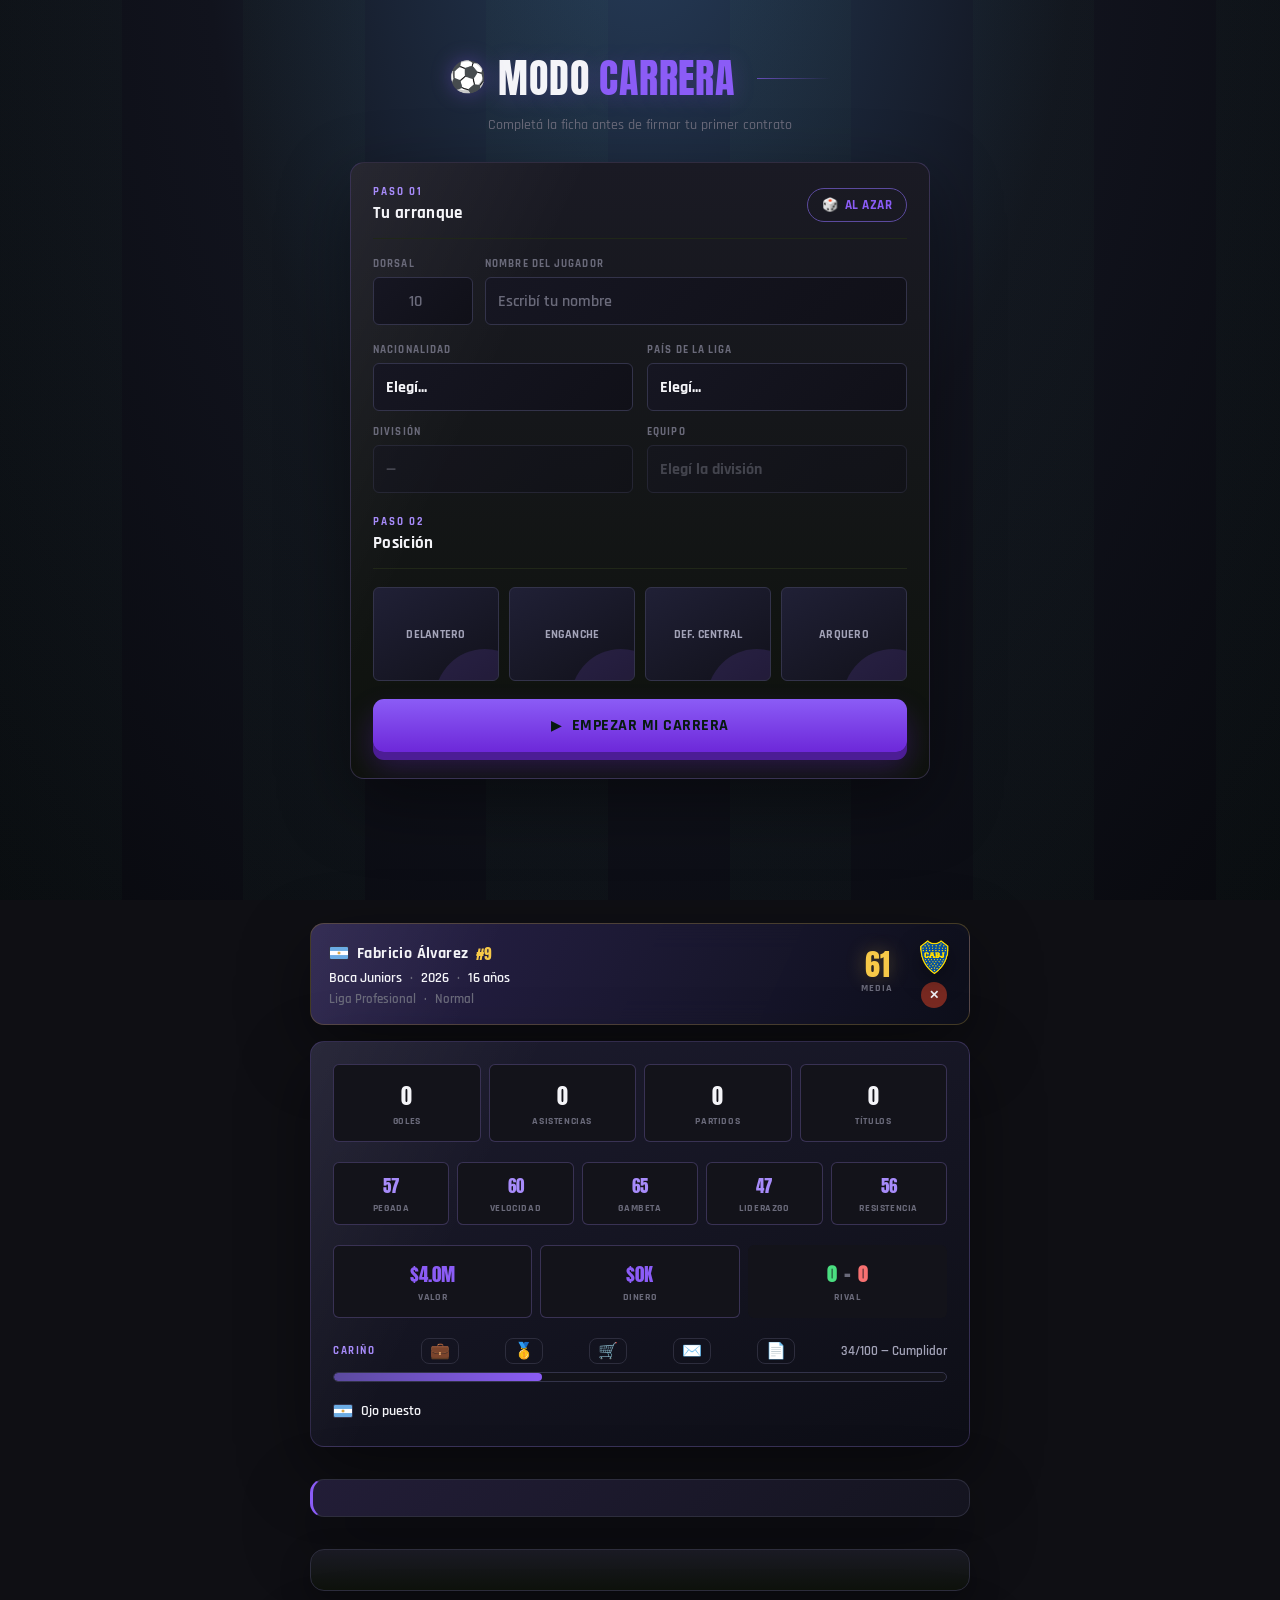
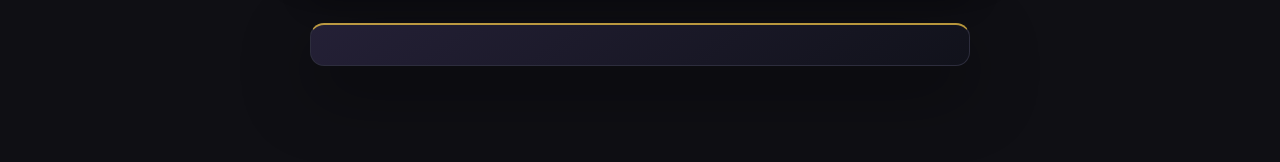
<file: index.html>
<!DOCTYPE html>
<html lang="es">
<head>
<meta charset="UTF-8">
<meta name="viewport" content="width=device-width, initial-scale=1.0">
<title>Modo Carrera</title>
<link rel="preconnect" href="https://fonts.googleapis.com">
<link rel="preconnect" href="https://fonts.gstatic.com" crossorigin>
<link href="https://fonts.googleapis.com/css2?family=Anton&family=Rajdhani:wght@500;600;700&display=swap" rel="stylesheet">
<link rel="stylesheet" href="style.css">
</head>
<body>

<div class="fondo-cancha"></div>

<main class="pantalla" id="pantalla-menu">

  <header class="cabecera">
    <div class="cabecera__marca">
      <span class="cabecera__bola">⚽</span>
      <h1 class="cabecera__titulo">MODO <span>CARRERA</span></h1>
    </div>
    <p class="cabecera__sub">Completá la ficha antes de firmar tu primer contrato</p>
  </header>

  <form id="form-menu" class="tarjeta" novalidate>

    <div class="tarjeta__cabecera">
      <div>
        <span class="tarjeta__eyebrow">Paso 01</span>
        <h2 class="tarjeta__titulo">Tu arranque</h2>
      </div>
      <button type="button" class="boton-azar" id="boton-azar">
        <span class="boton-azar__icono">🎲</span> Al azar
      </button>
    </div>

    <!-- NOMBRE + DORSAL -->
    <div class="fila-nombre">
      <div class="campo campo--dorsal">
        <label for="input-dorsal">Dorsal</label>
        <input type="number" id="input-dorsal" name="dorsal" placeholder="10" min="1" max="99" required>
      </div>

      <div class="campo campo--nombre">
        <label for="input-nombre">Nombre del jugador</label>
        <input type="text" id="input-nombre" name="nombre" placeholder="Escribí tu nombre" maxlength="24" required>
      </div>
    </div>

    <!-- DESTINO -->
    <div class="modulo__grid">
      <div class="campo campo--pais">
        <label for="select-pais">Nacionalidad</label>
        <div class="campo-club__fila">
          <img id="preview-escudo-pais" class="preview-escudo" alt="" hidden>
          <select id="select-pais" name="pais" required>
            <option value="" disabled selected>Elegí...</option>
          </select>
        </div>
      </div>

      <div class="campo campo--pais">
        <label for="select-liga-pais">País de la liga</label>
        <div class="campo-club__fila">
          <img id="preview-escudo-liga-pais" class="preview-escudo" alt="" hidden>
          <select id="select-liga-pais" name="liga-pais" required>
            <option value="" disabled selected>Elegí...</option>
          </select>
        </div>
      </div>

      <div class="campo">
        <label for="select-division">División</label>
        <select id="select-division" name="division" required disabled>
          <option value="" disabled selected>—</option>
        </select>
      </div>

      <div class="campo campo--club">
        <label for="select-club">Equipo</label>
        <div class="campo-club__fila">
          <img id="preview-escudo" class="preview-escudo" alt="" hidden>
          <select id="select-club" name="club" required disabled>
            <option value="" disabled selected>Elegí la división</option>
          </select>
        </div>
      </div>
    </div>

    <!-- POSICIÓN -->
    <div class="tarjeta__cabecera tarjeta__cabecera--posicion">
      <div>
        <span class="tarjeta__eyebrow">Paso 02</span>
        <h2 class="tarjeta__titulo">Posición</h2>
      </div>
    </div>

    <div class="posiciones" id="grupo-posiciones" role="radiogroup" aria-label="Elegir posición">
      <button type="button" class="pos-card" data-posicion="delantero" data-dorsal-sugerido="9" role="radio" aria-checked="false">
        <span class="pos-card__nombre">Delantero</span>
      </button>

      <button type="button" class="pos-card" data-posicion="enganche" data-dorsal-sugerido="10" role="radio" aria-checked="false">
        <span class="pos-card__nombre">Enganche</span>
      </button>

      <button type="button" class="pos-card" data-posicion="central" data-dorsal-sugerido="4" role="radio" aria-checked="false">
        <span class="pos-card__nombre">Def. Central</span>
      </button>

      <button type="button" class="pos-card" data-posicion="arquero" data-dorsal-sugerido="1" role="radio" aria-checked="false">
        <span class="pos-card__nombre">Arquero</span>
      </button>
    </div>
    <input type="hidden" id="input-posicion" name="posicion" required>

    <p class="mensaje-error" id="mensaje-error" hidden></p>

    <button type="submit" class="boton-iniciar">
      <span class="boton-iniciar__icono">▶</span> Empezar mi carrera
    </button>

  </form>
</main>

<!-- ============================================
     PANTALLA DE JUEGO (HUD)
     Oculta por defecto. menu.js la muestra al enviar el formulario.
     ============================================ -->
<main class="pantalla pantalla--hud" id="pantalla-juego" hidden>

  <div class="tarjeta hud-cabecera">

    <div class="hud-cabecera__izquierda">
      <div class="hud-cabecera__fila hud-cabecera__fila--top">
        <img id="hud-bandera" class="hud-bandera" alt="">
        <span id="hud-nombre" class="hud-nombre">—</span>
        <span id="hud-promesa-badge" class="hud-promesa-badge" hidden title="Joven Promesa">🌟</span>
        <span id="hud-dorsal" class="hud-dorsal">#0</span>
      </div>
      <div class="hud-cabecera__fila">
        <span id="hud-club">—</span>
        <span class="hud-separador">·</span>
        <span id="hud-año">—</span>
        <span class="hud-separador">·</span>
        <span id="hud-edad">—</span>
      </div>
      <div class="hud-cabecera__fila hud-cabecera__fila--tenue">
        <span id="hud-liga">—</span>
        <span class="hud-separador">·</span>
        <span id="hud-forma">—</span>
      </div>
    </div>

    <div class="hud-cabecera__media">
      <span id="hud-media" class="hud-media__numero">0</span>
      <span class="hud-media__etiqueta">Media</span>
      <div class="hud-mejoras" id="hud-mejoras"></div>
    </div>

    <div class="hud-cabecera__derecha">
      <img id="hud-escudo-club" class="hud-escudo-club" alt="Escudo del club" hidden>
      <button type="button" class="hud-boton-retiro" id="hud-boton-retiro" aria-label="Retirarse">
        ✕
      </button>
    </div>

  </div>

  <div class="tarjeta hud-panel">

    <div class="hud-burbujas hud-burbujas--superiores" id="hud-stats-superiores"></div>
    <div class="hud-burbujas hud-burbujas--atributos" id="hud-atributos"></div>
    <div class="hud-burbujas hud-burbujas--globales" id="hud-globales"></div>

    <div class="hud-cariño">
      <div class="hud-cariño__cabecera">
        <span class="hud-cariño__titulo">Cariño</span>
        <button type="button" class="hud-boton-maletin" id="hud-boton-maletin" title="Enviar a tu representante a buscar ofertas" aria-label="Buscar ofertas">💼</button>
        <button type="button" class="hud-boton-maletin" id="hud-boton-balon" title="Historial del Balón de Oro" aria-label="Ver historial del Balón de Oro">🥇</button>
        <button type="button" class="hud-boton-maletin" id="hud-boton-tienda" title="Tienda de mejoras" aria-label="Abrir la tienda">🛒</button>
        <button type="button" class="hud-boton-maletin hud-boton-contratos" id="hud-boton-correo" title="Correo" aria-label="Abrir el correo">✉️<span class="hud-badge" id="badge-correo" hidden>0</span></button>
        <button type="button" class="hud-boton-maletin hud-boton-contratos" id="hud-boton-contratos" title="Tus contratos de patrocinio" aria-label="Ver contratos de patrocinio">📄<span class="hud-badge" id="badge-contratos" hidden>0</span></button>
        <span><span id="hud-cariño-numero">0</span>/100 — <span id="hud-cariño-etiqueta">—</span></span>
      </div>
      <div class="hud-cariño__pista">
        <div class="hud-cariño__barra" id="hud-cariño-barra"></div>
      </div>
    </div>

    <div class="hud-seleccion">
      <img id="hud-bandera-seleccion" class="hud-bandera" alt="">
      <span id="hud-estado-seleccion">—</span>
    </div>

  </div>

<!-- Contenedor de eventos (aparece debajo del HUD) -->
<div id="evento-container" class="evento-container" hidden></div>
<!-- Contenedor de competencias -->
<div id="competition-container" class="competition-container" hidden></div>
<!-- Contenedor de resumen anual -->
<div id="resumen-container" class="resumen-container" hidden></div>

</main>

<!-- MODAL TIENDA -->
<div class="modal" id="modal-tienda" hidden>
  <div class="modal__tarjeta modal__tarjeta--tienda">
    <button type="button" class="modal__cerrar" id="tienda-cerrar" aria-label="Cerrar">✕</button>
    <span class="rival-modal__eyebrow">Tienda</span>
    <h2 class="tienda__titulo">🛒 Mejoras</h2>
    <div class="tienda__dinero">Disponible: <strong id="tienda-dinero-disponible">$0M</strong></div>

    <div class="tienda__tabs">
      <button type="button" class="tienda__tab" data-categoria="permanentes">Permanentes</button>
      <button type="button" class="tienda__tab" data-categoria="temporales">Temporales</button>
      <button type="button" class="tienda__tab" data-categoria="fama">Fama</button>
    </div>

    <div class="tienda__lista" id="tienda-lista"></div>
  </div>
</div>

<!-- MODAL DINERO -->
<div class="modal" id="modal-dinero" hidden>
  <div class="modal__tarjeta modal__tarjeta--dinero">
    <button type="button" class="modal__cerrar" id="dinero-cerrar" aria-label="Cerrar">✕</button>
    <span class="rival-modal__eyebrow">Ingresos</span>
    <h2 class="dinero__titulo">💰 Tus ingresos</h2>
    <div class="dinero__lista" id="dinero-lista"></div>
    <div class="dinero__bonus-inversor" id="dinero-bonus-inversor" hidden>📈 Bonus +20% en Ingresos por Inversión</div>
    <div class="dinero__total" id="dinero-total"></div>
  </div>
</div>

<!-- MODAL CORREO -->
<div class="modal" id="modal-correo" hidden>
  <div class="modal__tarjeta modal__tarjeta--contratos">
    <button type="button" class="modal__cerrar" id="correo-cerrar" aria-label="Cerrar">✕</button>
    <span class="rival-modal__eyebrow">Buzón</span>
    <h2 class="dinero__titulo">✉️ Tu correo</h2>
    <p class="contratos__vacio" id="correo-vacio" hidden>No tenés mensajes nuevos.</p>
    <div class="contratos__lista" id="correo-lista"></div>
  </div>
</div>

<!-- MODAL CONTRATOS DE PATROCINIO -->
<div class="modal" id="modal-contratos" hidden>
  <div class="modal__tarjeta modal__tarjeta--contratos">
    <button type="button" class="modal__cerrar" id="contratos-cerrar" aria-label="Cerrar">✕</button>
    <span class="rival-modal__eyebrow">Patrocinios</span>
    <h2 class="dinero__titulo">📄 Tus contratos</h2>
    <p class="contratos__vacio" id="contratos-vacio" hidden>Todavía no firmaste ningún contrato de patrocinio.</p>
    <div class="contratos__lista" id="contratos-lista"></div>
  </div>
</div>

<!-- MODAL BALÓN DE ORO -->
<div class="modal" id="modal-balon-oro" hidden>
  <div class="modal__tarjeta modal__tarjeta--balon-oro">
    <button type="button" class="modal__cerrar" id="balon-oro-cerrar" aria-label="Cerrar">✕</button>
    <span class="rival-modal__eyebrow">Historial</span>
    <h2 class="balon-oro__titulo">🥇 Balón de Oro</h2>
    <div class="balon-oro__lista" id="balon-oro-lista"></div>
  </div>
</div>

<!-- MODAL RIVAL -->
<div class="modal" id="modal-rival" hidden>
  <div class="modal__tarjeta modal__tarjeta--rival">
    <button type="button" class="modal__cerrar" id="rival-cerrar" aria-label="Cerrar">✕</button>
    <span class="rival-modal__eyebrow">Tu rival</span>

    <div class="rival-modal__cabecera">
      <img id="rival-escudo" class="rival-modal__escudo" alt="" hidden>
      <div>
        <div class="rival-modal__nombre" id="rival-nombre">—</div>
        <div class="rival-modal__club" id="rival-club-rival">—</div>
      </div>
    </div>

    <div class="rival-modal__medias">
      <div class="rival-modal__media-item">
        <span class="rival-marcador__jugador" id="rival-media-jugador">0</span>
        <span class="rival-modal__media-etiqueta">Vos</span>
      </div>
      <span class="rival-modal__media-vs">VS</span>
      <div class="rival-modal__media-item">
        <span class="rival-marcador__rival" id="rival-media">0</span>
        <span class="rival-modal__media-etiqueta">Rival</span>
      </div>
    </div>

    <div class="rival-modal__marcador">
      <span class="rival-marcador__jugador" id="rival-marcador-jugador">0</span>
      <span class="rival-marcador__separador">-</span>
      <span class="rival-marcador__rival" id="rival-marcador-rival">0</span>
      <span class="rival-modal__combo" id="rival-combo-etiqueta">—</span>
    </div>

    <div class="rival-modal__detalle" id="rival-detalle"></div>

    <p class="rival-modal__nota">Vos jugás para <strong id="rival-club-jugador">—</strong>.</p>
  </div>
</div>

<!-- MODAL DE RETIRO -->
<div class="modal" id="modal-retiro" hidden>
  <div class="modal__tarjeta">
    <p class="modal__pregunta">¿Querés retirarte?</p>
    <div class="modal__botones">
      <button type="button" class="modal__boton modal__boton--secundario" id="retiro-cancelar">No, me la banco</button>
      <button type="button" class="modal__boton modal__boton--peligro" id="retiro-confirmar">Sí, quiero retirarme</button>
    </div>
  </div>
</div>

<!-- MODAL DE CARTAS -->
<div class="modal" id="modal-cartas" hidden>
  <div class="modal__tarjeta modal__tarjeta--cartas">
    <h2 class="modal__titulo">Elegí una carta para mejorar</h2>
    <div class="cartas__contenedor" id="contenedor-cartas"></div>
  </div>
</div>

<!-- MODAL JOVEN PROMESA -->
<div class="modal" id="modal-promesa" hidden>
  <div class="modal__tarjeta modal__tarjeta--promesa">
    <span class="promesa__estrella">🌟</span>
    <h2 class="promesa__titulo" id="promesa-titulo">Joven Promesa</h2>
    <p class="promesa__texto" id="promesa-texto"></p>
    <button type="button" class="modal__boton modal__boton--promesa" id="promesa-continuar">Empezar mi leyenda</button>
  </div>
</div>

<!-- CARTEL DE FIN DE CARRERA -->
<div class="modal" id="modal-final" hidden>
  <div class="modal__tarjeta modal__tarjeta--final">
    <img id="final-escudo" class="final-escudo" alt="" hidden>
    <h2 class="final-titulo" id="final-titulo">—</h2>
    <button type="button" class="boton-iniciar" id="final-ver-carrera">
      <span class="boton-iniciar__icono">📖</span> Ver mi Carrera
    </button>
  </div>
</div>

<!-- PANTALLA DE RESUMEN DE CARRERA -->
<main class="pantalla-resumen-final" id="pantalla-resumen-final" hidden>
  <div class="resumen-final__contenido">

    <div class="tarjeta resumen-final__hud">
      <img id="resumen-escudo-club" class="resumen-final__escudo" alt="" hidden>
      <div class="resumen-final__hud-texto">
        <div class="resumen-final__nombre">
          <span id="resumen-final-nombre">—</span>
          <span id="resumen-final-dorsal" class="hud-dorsal">#0</span>
        </div>
        <div class="resumen-final__titulo-carrera" id="resumen-final-titulo">—</div>
      </div>
    </div>

    <div class="tarjeta">
      <h3 class="resumen-final__seccion">Clubes</h3>
      <div id="resumen-final-clubes" class="resumen-final__lista"></div>
    </div>

    <div class="tarjeta">
      <h3 class="resumen-final__seccion">Selección</h3>
      <div id="resumen-final-seleccion" class="resumen-final__lista"></div>
    </div>

    <div class="tarjeta">
      <h3 class="resumen-final__seccion">Totales de carrera</h3>
      <div class="hud-burbujas hud-burbujas--globales" id="resumen-final-totales"></div>
      <div class="resumen-final__valor-max" id="resumen-final-valor-max"></div>
    </div>

    <div class="resumen-final__rival" id="resumen-final-rival">RIVAL</div>

    <div class="tarjeta resumen-final__puntos">
      <h3 class="resumen-final__seccion">Puntos de carrera</h3>
      <div class="resumen-final__puntos-numero" id="resumen-final-puntos-numero">0</div>
      <div class="resumen-final__puntos-detalle" id="resumen-final-puntos-detalle"></div>
    </div>

    <button type="button" class="boton-iniciar" id="resumen-final-otra-carrera">
      <span class="boton-iniciar__icono">🔄</span> Hacer otra carrera
    </button>

  </div>
</main>

<script src="data.js"></script>
<script src="JovenPromesa.js"></script>
<script src="rival.js"></script>
<script src="patrocinadores.js"></script>
<script src="tienda.js"></script>
<script src="clasificacionClubes.js"></script>
<script src="delantero.js"></script>
<script src="enganche.js"></script>
<script src="central.js"></script>
<script src="arquero.js"></script>
<script src="estado.js"></script>
<script src="cartas.js"></script>  
<script src="eventos.js"></script>
<script src="minijuegos.js"></script>
<script src="copasinternacionalesclubes.js"></script>
<script src="champions.js"></script>
<script src="copasinternacionalesselecciones.js"></script>
<script src="PremiosIndividuales.js"></script>
<script src="menu.js"></script>
<script src="espana.js"></script>
<script src="premierLeague.js"></script>
<script src="serieA.js"></script>
<script src="alemania.js"></script>
<script src="francia.js"></script>
<script src="Argentina.js"></script>
<script src="Brasil.js"></script>
<script src="hud.js"></script>
<script src="traspasos.js"></script>
<script src="retiro.js"></script>
<script src="menufinal.js"></script>
</body>
</html>
</file>
<file: style.css>
/* ============================================
   TOKENS
   ============================================ */
:root {
  --negro: #0f0f14;            /* Azul/gris muy oscuro */
  --panel: #1a1a24;            /* Gris azulado oscuro */
  --panel-borde: #2d2d3d;      /* Borde azulado oscuro */
  --input-bg: #13131a;         /* Fondo de inputs */
  --input-borde: #33334a;      /* Borde de inputs */
  --verde-oscuro: #3b2f5e;     /* Azul violáceo oscuro */
  --verde-linea: #5b4a9e;      /* Azul violáceo medio */
  --verde-brillo: #8b5cf6;     /* Azul violáceo brillante (principal) */
  --verde-texto: #a78bfa;      /* Lavanda clara */
  --gris: #a3a3b8;             /* Gris claro */
  --gris-tenue: #6a6a7a;       /* Gris medio */
  --blanco: #f4f4f8;           /* Blanco azulado */
  --error: #ef6b6b;            /* Rojo suave */

  --fuente-display: "Anton", sans-serif;
  --fuente-cuerpo: "Rajdhani", sans-serif;

  --radio: 6px;
}

* { box-sizing: border-box; }

html, body {
  margin: 0;
  padding: 0;
  min-height: 100%;
  background: var(--negro);
  color: var(--blanco);
  font-family: var(--fuente-cuerpo);
}

.fondo-cancha {
  position: fixed;
  inset: 0;
  z-index: 0;
  background:
    repeating-linear-gradient(
      100deg,
      rgba(95, 217, 138, 0.02) 0px,
      rgba(95, 217, 138, 0.02) 140px,
      transparent 140px,
      transparent 280px
    ),
    radial-gradient(ellipse at 50% -10%, #14231a 0%, var(--negro) 55%);
  pointer-events: none;
}

.pantalla {
  position: relative;
  z-index: 1;
  max-width: 620px;
  margin: 0 auto;
  padding: 48px 20px 96px;
}

/* ============================================
   CABECERA / MARCA
   ============================================ */
.cabecera {
  text-align: center;
  margin-bottom: 28px;
}

.cabecera__marca {
  display: flex;
  align-items: center;
  justify-content: center;
  gap: 12px;
}

.cabecera__bola {
  font-size: 30px;
  filter: drop-shadow(0 0 10px rgba(139, 92, 246, 0.35));
}

.cabecera__titulo {
  font-family: var(--fuente-display);
  font-weight: 400;
  font-size: clamp(28px, 7vw, 40px);
  letter-spacing: 0.02em;
  margin: 0;
  color: var(--blanco);
}

.cabecera__titulo span {
  color: var(--verde-brillo);
}

.cabecera__sub {
  margin: 8px 0 0;
  color: var(--gris-tenue);
  font-size: 14px;
  font-weight: 500;
}

/* ============================================
   TARJETA PRINCIPAL (panel único)
   ============================================ */
.tarjeta {
  background: linear-gradient(180deg, var(--panel), #0e120c);
  border: 1px solid var(--panel-borde);
  border-radius: 14px;
  padding: 22px 22px 26px;
  box-shadow: 0 20px 50px rgba(0, 0, 0, 0.4);
  display: flex;
  flex-direction: column;
  gap: 18px;
}

.tarjeta__cabecera {
  display: flex;
  align-items: center;
  justify-content: space-between;
  padding-bottom: 14px;
  border-bottom: 1px solid #202718;
}

.tarjeta__cabecera--posicion {
  margin-top: 4px;
}

.tarjeta__eyebrow {
  display: block;
  font-size: 11px;
  font-weight: 700;
  letter-spacing: 0.18em;
  text-transform: uppercase;
  color: var(--verde-texto);
  margin-bottom: 3px;
}

.tarjeta__titulo {
  margin: 0;
  font-family: var(--fuente-cuerpo);
  font-weight: 700;
  font-size: 17px;
  letter-spacing: 0.02em;
  color: var(--blanco);
}

.boton-azar {
  display: flex;
  align-items: center;
  gap: 6px;
  background: transparent;
  border: 1px solid var(--verde-linea);
  color: var(--verde-brillo);
  font-family: var(--fuente-cuerpo);
  font-weight: 700;
  font-size: 12.5px;
  letter-spacing: 0.04em;
  text-transform: uppercase;
  padding: 8px 14px;
  border-radius: 999px;
  cursor: pointer;
  transition: background 0.15s ease, transform 0.1s ease;
}

.boton-azar:hover {
  background: rgba(95, 217, 138, 0.08);
  transform: translateY(-1px);
}

.boton-azar__icono {
  font-size: 13px;
}

/* ============================================
   CAMPOS DE FORMULARIO
   ============================================ */
.fila-nombre {
  display: grid;
  grid-template-columns: 100px 1fr;
  gap: 12px;
}

.modulo__grid {
  display: grid;
  grid-template-columns: repeat(2, 1fr);
  gap: 14px;
}

.campo {
  display: flex;
  flex-direction: column;
  gap: 6px;
}

.campo label {
  font-size: 11px;
  font-weight: 700;
  letter-spacing: 0.1em;
  text-transform: uppercase;
  color: var(--gris-tenue);
}

.campo input,
.campo select {
  background: var(--input-bg);
  border: 1px solid var(--input-borde);
  border-radius: var(--radio);
  color: var(--blanco);
  font-family: var(--fuente-cuerpo);
  font-weight: 700;
  font-size: 16px;
  padding: 12px 12px;
  outline: none;
  transition: border-color 0.15s ease, box-shadow 0.15s ease;
  appearance: none;
  -webkit-appearance: none;
}

.campo--dorsal input {
  text-align: center;
}

.campo-club__fila {
  display: flex;
  align-items: center;
  gap: 10px;
}

.campo-club__fila select {
  flex: 1;
  min-width: 0;
}

.preview-escudo {
  width: 40px;
  height: 40px;
  object-fit: contain;
  border-radius: 4px;
  background: var(--input-bg);
  border: 1px solid var(--input-borde);
  flex-shrink: 0;
  padding: 3px;
}

.campo select {
  background-image: linear-gradient(45deg, transparent 50%, var(--gris) 50%),
                     linear-gradient(135deg, var(--gris) 50%, transparent 50%);
  background-position: calc(100% - 18px) center, calc(100% - 13px) center;
  background-size: 5px 5px, 5px 5px;
  background-repeat: no-repeat;
  padding-right: 34px;
}

.campo input::placeholder {
  color: var(--gris-tenue);
  font-weight: 600;
}

.campo select optgroup {
  background: var(--input-bg);
  color: var(--verde-texto);
  font-weight: 700;
  font-style: normal;
}

.campo select option {
  background: var(--input-bg);
  color: var(--blanco);
  font-weight: 600;
}

.campo input:focus,
.campo select:focus {
  border-color: var(--verde-brillo);
  box-shadow: 0 0 0 3px rgba(139, 92, 246, 0.15);
}

.campo select:disabled,
.campo input:disabled {
  color: var(--gris-tenue);
  cursor: not-allowed;
  opacity: 0.55;
}

/* ============================================
   TARJETAS DE POSICIÓN
   ============================================ */
.posiciones {
  display: grid;
  grid-template-columns: repeat(4, 1fr);
  gap: 10px;
}

.pos-card {
  position: relative;
  background: linear-gradient(180deg, #151b11, var(--input-bg));
  border: 1px solid var(--input-borde);
  border-radius: var(--radio);
  padding: 20px 6px;
  display: flex;
  flex-direction: column;
  align-items: center;
  justify-content: center;
  gap: 2px;
  cursor: pointer;
  font-family: var(--fuente-cuerpo);
  transition: border-color 0.15s ease, transform 0.1s ease, box-shadow 0.15s ease;
}

.pos-card:hover {
  border-color: var(--verde-linea);
  transform: translateY(-2px);
}

.pos-card__nombre {
  font-weight: 700;
  font-size: 11.5px;
  letter-spacing: 0.02em;
  text-transform: uppercase;
  color: var(--gris);
  transition: color 0.15s ease;
}

.pos-card[aria-checked="true"] {
  border-color: var(--verde-brillo);
  box-shadow: inset 0 0 0 1px rgba(139, 92, 246, 0.3), 0 0 20px rgba(139, 92, 246, 0.12);
}

.pos-card[aria-checked="true"] .pos-card__nombre {
  color: var(--blanco);
}

.pos-card[aria-checked="true"]::after {
  content: "";
  position: absolute;
  top: 7px;
  right: 7px;
  width: 6px;
  height: 6px;
  border-radius: 50%;
  background: var(--verde-brillo);
  box-shadow: 0 0 6px var(--verde-brillo);
}

/* ============================================
   ERROR + BOTÓN FINAL
   ============================================ */
.mensaje-error {
  margin: 0;
  padding: 12px 14px;
  border: 1px solid #5e3129;
  background: #201413;
  color: var(--error);
  font-size: 13.5px;
  font-weight: 600;
  border-radius: var(--radio);
}

.boton-iniciar {
  display: flex;
  align-items: center;
  justify-content: center;
  gap: 10px;
  padding: 16px;
  background: linear-gradient(180deg, #8b5cf6, #6d28d9);
  color: #071a0f;
  border: none;
  border-radius: var(--radio);
  font-family: var(--fuente-cuerpo);
  font-weight: 700;
  font-size: 16px;
  letter-spacing: 0.03em;
  text-transform: uppercase;
  cursor: pointer;
  transition: transform 0.12s ease, box-shadow 0.12s ease, filter 0.12s ease;
}

.boton-iniciar:hover {
  filter: brightness(1.08);
  box-shadow: 0 8px 26px rgba(139, 92, 246, 0.3);
  transform: translateY(-1px);
}

.boton-iniciar:active {
  transform: translateY(0);
}

.boton-iniciar__icono {
  font-size: 13px;
}

/* ============================================
   RESPONSIVE (menú)
   ============================================ */
@media (max-width: 480px) {
  .modulo__grid {
    grid-template-columns: 1fr;
  }
  .fila-nombre {
    grid-template-columns: 80px 1fr;
  }
  .posiciones {
    grid-template-columns: repeat(2, 1fr);
  }
  .pantalla {
    padding: 32px 14px 72px;
  }
  .tarjeta {
    padding: 18px 16px 22px;
  }
}

/* Accesibilidad */
@media (prefers-reduced-motion: reduce) {
  * {
    transition: none !important;
  }
}

.pos-card:focus-visible,
.boton-iniciar:focus-visible,
.boton-azar:focus-visible {
  outline: 2px solid var(--verde-brillo);
  outline-offset: 2px;
}

/* ============================================
   HUD DE JUEGO
   ============================================ */

.pantalla--hud {
  max-width: 700px;
  display: flex;
  flex-direction: column;
  gap: 16px;
}

/* --- Cabecera del HUD --- */
.hud-cabecera {
  flex-direction: row;
  align-items: center;
  gap: 14px;
  padding: 16px 18px;
}

.hud-cabecera__izquierda {
  flex: 1;
  min-width: 0;
  display: flex;
  flex-direction: column;
  gap: 4px;
}

.hud-cabecera__fila {
  display: flex;
  align-items: center;
  gap: 8px;
  font-size: 14px;
  font-weight: 600;
  color: var(--blanco);
  white-space: nowrap;
  overflow: hidden;
  text-overflow: ellipsis;
}

.hud-cabecera__fila--top {
  font-size: 16px;
  font-weight: 700;
}

.hud-cabecera__fila--tenue {
  color: var(--gris-tenue);
  font-size: 12.5px;
}

.hud-separador {
  color: var(--gris-tenue);
}

.hud-nombre {
  overflow: hidden;
  text-overflow: ellipsis;
}

.hud-promesa-badge {
  flex-shrink: 0;
  font-size: 14px;
  filter: drop-shadow(0 0 6px rgba(247, 201, 72, 0.7));
  animation: destelloPromesa 2.4s ease-in-out infinite;
}

@keyframes destelloPromesa {
  0%, 100% { opacity: 0.75; transform: scale(1); }
  50% { opacity: 1; transform: scale(1.15); }
}

.hud-dorsal {
  color: var(--verde-brillo);
  font-family: var(--fuente-display);
  font-weight: 400;
  font-size: 15px;
  flex-shrink: 0;
}

.hud-bandera {
  width: 20px;
  height: 14px;
  object-fit: cover;
  border-radius: 2px;
  border: 1px solid var(--input-borde);
  flex-shrink: 0;
}

.hud-cabecera__media {
  display: flex;
  flex-direction: column;
  align-items: center;
  justify-content: center;
  flex-shrink: 0;
  padding: 0 10px;
}

.hud-media__numero {
  font-family: var(--fuente-display);
  font-weight: 400;
  font-size: 30px;
  color: var(--verde-brillo);
  line-height: 1;
}

.hud-media__etiqueta {
  font-size: 10px;
  font-weight: 700;
  letter-spacing: 0.1em;
  text-transform: uppercase;
  color: var(--gris-tenue);
  margin-top: 2px;
}

.hud-cabecera__derecha {
  display: flex;
  flex-direction: column;
  align-items: center;
  gap: 8px;
  flex-shrink: 0;
}

.hud-escudo-club {
  width: 34px;
  height: 34px;
  object-fit: contain;
}

.hud-boton-retiro {
  width: 26px;
  height: 26px;
  border-radius: 50%;
  border: none;
  background: #7a2a22;
  color: var(--blanco);
  font-size: 12px;
  font-weight: 700;
  line-height: 1;
  cursor: pointer;
  display: flex;
  align-items: center;
  justify-content: center;
  transition: background 0.15s ease, transform 0.1s ease;
}

.hud-boton-retiro:hover {
  background: #9c362a;
  transform: translateY(-1px);
}

/* --- Panel de burbujas --- */
.hud-panel {
  gap: 20px;
}

.hud-burbujas {
  display: grid;
  gap: 8px;
}

.hud-burbujas--superiores {
  grid-template-columns: repeat(4, 1fr);
}

.hud-burbujas--atributos {
  grid-template-columns: repeat(5, 1fr);
}

.hud-burbujas--globales {
  grid-template-columns: repeat(3, 1fr);
}

.burbuja {
  display: flex;
  flex-direction: column;
  align-items: center;
  justify-content: center;
  gap: 3px;
  background: var(--input-bg);
  border: 1px solid var(--input-borde);
  border-radius: var(--radio);
  text-align: center;
}

.burbuja--stat {
  padding: 14px 4px;
}

.burbuja--stat .burbuja__valor {
  font-family: var(--fuente-display);
  font-weight: 400;
  font-size: 22px;
  color: var(--blanco);
}

.burbuja--atributo {
  padding: 10px 4px;
}

.burbuja--atributo .burbuja__valor {
  font-family: var(--fuente-display);
  font-weight: 400;
  font-size: 17px;
  color: var(--verde-texto);
}

.burbuja--global {
  padding: 14px 4px;
  border-color: var(--verde-linea);
}

.burbuja--global .burbuja__valor {
  font-family: var(--fuente-display);
  font-weight: 400;
  font-size: 19px;
  color: var(--verde-brillo);
}

.burbuja__etiqueta {
  font-size: 10px;
  font-weight: 700;
  letter-spacing: 0.06em;
  text-transform: uppercase;
  color: var(--gris-tenue);
}

/* --- Barra de cariño --- */
.hud-cariño {
  display: flex;
  flex-direction: column;
  gap: 8px;
}

.hud-cariño__cabecera {
  display: flex;
  align-items: baseline;
  justify-content: space-between;
  font-size: 12.5px;
  font-weight: 600;
  color: var(--gris);
}

.hud-cariño__titulo {
  font-size: 11px;
  font-weight: 700;
  letter-spacing: 0.14em;
  text-transform: uppercase;
  color: var(--verde-texto);
}

.hud-cariño__pista {
  height: 10px;
  border-radius: 999px;
  background: var(--input-bg);
  border: 1px solid var(--input-borde);
  overflow: hidden;
}

.hud-cariño__barra {
  height: 100%;
  width: 0%;
  background: linear-gradient(90deg, var(--verde-linea), var(--verde-brillo));
  border-radius: 999px;
  transition: width 0.25s ease;
}

/* --- Selección nacional --- */
.hud-seleccion {
  display: flex;
  align-items: center;
  gap: 8px;
  font-size: 13.5px;
  font-weight: 600;
  color: var(--blanco);
}

/* ============================================
   MODAL DE RETIRO
   ============================================ */
.modal {
  position: fixed;
  inset: 0;
  z-index: 10;
  display: flex;
  align-items: center;
  justify-content: center;
  background: rgba(4, 6, 4, 0.72);
  padding: 20px;
}

/* El "display: flex" de arriba le gana por defecto al atributo
   [hidden] del navegador (el CSS del autor siempre pisa la hoja de
   estilos interna del navegador). Esta regla lo hace explícito para
   que el modal SÍ se oculte cuando tiene el atributo hidden. */
.modal[hidden] {
  display: none;
}

.modal__tarjeta {
  background: linear-gradient(180deg, var(--panel), #0e120c);
  border: 1px solid var(--panel-borde);
  border-radius: 14px;
  padding: 24px 22px;
  max-width: 340px;
  width: 100%;
  box-shadow: 0 20px 50px rgba(0, 0, 0, 0.5);
  display: flex;
  flex-direction: column;
  gap: 18px;
}

.modal__pregunta {
  margin: 0;
  text-align: center;
  font-size: 17px;
  font-weight: 700;
  color: var(--blanco);
}

.modal__botones {
  display: flex;
  flex-direction: column;
  gap: 10px;
}

.modal__boton {
  padding: 13px;
  border-radius: var(--radio);
  border: none;
  font-family: var(--fuente-cuerpo);
  font-weight: 700;
  font-size: 14.5px;
  letter-spacing: 0.02em;
  cursor: pointer;
  transition: filter 0.12s ease, transform 0.1s ease;
}

.modal__boton:hover {
  filter: brightness(1.1);
  transform: translateY(-1px);
}

.modal__boton--secundario {
  background: var(--input-bg);
  border: 1px solid var(--input-borde);
  color: var(--blanco);
}

.modal__boton--peligro {
  background: linear-gradient(180deg, #b5493a, #8f3527);
  color: var(--blanco);
}

/* ============================================
   RESPONSIVE (HUD)
   ============================================ */
@media (max-width: 480px) {
  .hud-cabecera {
    padding: 14px;
    gap: 10px;
  }
  .hud-cabecera__fila {
    font-size: 12.5px;
  }
  .hud-cabecera__fila--top {
    font-size: 14px;
  }
  .hud-media__numero {
    font-size: 24px;
  }
  .hud-burbujas--superiores {
    grid-template-columns: repeat(2, 1fr);
  }
  .hud-burbujas--atributos {
    grid-template-columns: repeat(3, 1fr);
  }
  .hud-burbujas--globales {
    grid-template-columns: 1fr;
  }
}

/* ============================================
   CARTAS
   ============================================ */
.modal__tarjeta--cartas {
  max-width: 620px;
  width: 100%;
}

.modal__titulo {
  text-align: center;
  font-size: 22px;
  margin-bottom: 20px;
  color: var(--blanco);
}

.cartas__contenedor {
  display: flex;
  gap: 14px;
  justify-content: center;
  flex-wrap: wrap;
}

.carta {
  width: 180px;
  padding: 16px 12px;
  border-radius: 12px;
  background: var(--input-bg);
  border: 2px solid var(--input-borde);
  cursor: pointer;
  transition: transform 0.15s ease, border-color 0.15s ease;
  text-align: center;
}

.carta:hover {
  transform: translateY(-4px);
}

.carta__etiqueta {
  font-size: 10px;
  font-weight: 700;
  text-transform: uppercase;
  letter-spacing: 0.1em;
  margin-bottom: 10px;
  color: var(--gris);
  border-bottom: 1px solid var(--input-borde);
  padding-bottom: 6px;
}

.carta__nombre {
  font-size: 16px;
  font-weight: 700;
  margin: 8px 0;
  color: var(--blanco);
}

.carta__desc {
  font-size: 13px;
  color: var(--gris);
  line-height: 1.4;
  margin: 0 0 10px;
}

.carta__stats {
  font-size: 13px;
  font-weight: 700;
  color: var(--verde-brillo);
}

/* Rarezas */
.carta--comun { border-color: var(--input-borde); background: #1a2e24; }
.carta--comun .carta__etiqueta { color: #9aa196; }

.carta--rara { border-color: #9aa196; background: #2a2f2a; }
.carta--rara .carta__etiqueta { color: #9aa196; }

.carta--dorada { border-color: #f5c542; background: #3a2f12; }
.carta--dorada .carta__etiqueta { color: #f5c542; }

.carta--leyenda { border-color: #a855f7; background: #2a1a3a; }
.carta--leyenda .carta__etiqueta { color: #a855f7; }

/* Responsive */
@media (max-width: 480px) {
  .cartas__contenedor {
    flex-direction: column;
    align-items: center;
  }
  .carta {
    width: 100%;
    max-width: 260px;
  }
}

/* MODAL DE EVENTOS */
.modal__tarjeta--evento {
  max-width: 420px;
  gap: 14px;
}

/* ============================================
   MODAL JOVEN PROMESA
   ============================================ */
.modal__tarjeta--promesa {
  max-width: 380px;
  align-items: center;
  text-align: center;
  border: 1px solid #f5c542;
  background: linear-gradient(180deg, #2a2308, #14170e);
  box-shadow: 0 0 0 1px rgba(245, 197, 66, 0.15), 0 20px 60px rgba(245, 197, 66, 0.12);
}

.promesa__estrella {
  font-size: 34px;
  filter: drop-shadow(0 0 12px rgba(245, 197, 66, 0.6));
}

.promesa__titulo {
  margin: 0;
  font-size: 21px;
  font-weight: 700;
  color: #f5c542;
  letter-spacing: 0.01em;
}

.promesa__texto {
  margin: 0;
  font-size: 14px;
  line-height: 1.55;
  color: var(--gris);
}

/* ============================================
   CARTEL DE FIN DE CARRERA
   ============================================ */
.modal__tarjeta--final {
  max-width: 340px;
  align-items: center;
  text-align: center;
}

.final-escudo {
  width: 72px;
  height: 72px;
  object-fit: contain;
}

.final-titulo {
  margin: 0;
  font-family: var(--fuente-display);
  font-size: 24px;
  font-weight: 400;
  color: var(--dorado, #f7c948);
  letter-spacing: 0.01em;
}

/* ============================================
   PANTALLA DE RESUMEN DE CARRERA
   ============================================ */
.pantalla-resumen-final {
  position: fixed;
  inset: 0;
  z-index: 12;
  overflow-y: auto;
  background: var(--negro);
}

.pantalla-resumen-final[hidden] {
  display: none;
}

.resumen-final__contenido {
  max-width: 620px;
  margin: 0 auto;
  padding: 32px 16px 64px;
  display: flex;
  flex-direction: column;
  gap: 16px;
}

.resumen-final__hud {
  display: flex;
  align-items: center;
  gap: 14px;
}

.resumen-final__escudo {
  width: 52px;
  height: 52px;
  object-fit: contain;
  flex-shrink: 0;
}

.resumen-final__nombre {
  display: flex;
  align-items: baseline;
  gap: 8px;
  font-size: 18px;
  font-weight: 700;
  color: var(--blanco);
}

.resumen-final__titulo-carrera {
  margin-top: 2px;
  font-size: 14px;
  font-weight: 700;
  color: var(--dorado, #f7c948);
}

.resumen-final__seccion {
  margin: 0 0 12px;
  font-size: 13px;
  font-weight: 700;
  text-transform: uppercase;
  letter-spacing: 0.1em;
  color: var(--gris);
}

.resumen-final__lista {
  display: flex;
  flex-direction: column;
  gap: 10px;
}

.resumen-final__club-fila {
  display: flex;
  align-items: center;
  gap: 12px;
  padding: 10px;
  border: 1px solid var(--input-borde);
  border-radius: var(--radio);
  background: var(--input-bg);
}

.resumen-final__club-escudo {
  width: 36px;
  height: 36px;
  object-fit: contain;
  flex-shrink: 0;
}

.resumen-final__club-info {
  flex: 1;
  min-width: 0;
}

.resumen-final__club-nombre {
  font-size: 14px;
  font-weight: 700;
  color: var(--blanco);
}

.resumen-final__club-cariño {
  font-size: 12.5px;
  color: var(--verde-brillo);
  font-weight: 600;
}

.resumen-final__club-titulos {
  margin-top: 4px;
  font-size: 11.5px;
  color: var(--dorado, #f7c948);
  line-height: 1.5;
}

.resumen-final__club-stats {
  flex-shrink: 0;
  text-align: right;
  font-size: 13px;
  font-weight: 700;
  color: var(--gris);
  white-space: nowrap;
}

.resumen-final__vacio,
.resumen-final__vacio-nota {
  margin: 0;
  font-size: 12.5px;
  color: var(--gris-tenue);
  line-height: 1.5;
}

.resumen-final__valor-max {
  margin-top: 12px;
  padding: 16px;
  border-radius: var(--radio);
  background: linear-gradient(180deg, #142219, var(--input-bg));
  border: 1px solid var(--verde-linea);
  text-align: center;
}

.resumen-final__valor-max-numero {
  display: block;
  font-family: var(--fuente-display);
  font-size: 26px;
  color: var(--verde-brillo);
}

.resumen-final__valor-max-etiqueta {
  display: block;
  font-size: 11px;
  text-transform: uppercase;
  letter-spacing: 0.1em;
  color: var(--gris);
  margin-top: 2px;
}

.resumen-final__rival {
  padding: 28px;
  text-align: center;
  border: 1px dashed var(--input-borde);
  border-radius: var(--radio);
  color: var(--gris-tenue);
  font-family: var(--fuente-display);
  font-size: 18px;
  letter-spacing: 0.12em;
}

.resumen-final__puntos {
  text-align: center;
  border: 1px solid var(--dorado, #f7c948);
  background: linear-gradient(180deg, #2a2308, #14170e);
}

.resumen-final__puntos-numero {
  font-family: var(--fuente-display);
  font-size: 34px;
  color: var(--dorado, #f7c948);
  margin-bottom: 10px;
}

.resumen-final__puntos-detalle {
  display: flex;
  flex-direction: column;
  gap: 6px;
  text-align: left;
}

.resumen-final__puntos-fila {
  display: flex;
  justify-content: space-between;
  gap: 10px;
  font-size: 12.5px;
  color: var(--gris);
  border-bottom: 1px solid var(--input-borde);
  padding-bottom: 6px;
}

.resumen-final__puntos-fila span:last-child {
  color: var(--dorado, #f7c948);
  font-weight: 700;
  white-space: nowrap;
}

@media (max-width: 480px) {
  .resumen-final__club-fila {
    flex-wrap: wrap;
  }
  .resumen-final__club-stats {
    width: 100%;
    text-align: left;
    margin-top: 4px;
  }
}

.modal__boton--promesa {
  background: linear-gradient(180deg, #f5c542, #d4a72c);
  color: #1a1400;
  font-weight: 700;
  margin-top: 4px;
}

.modal__pregunta {
  text-align: left;
  font-size: 15px;
  font-weight: 500;
  line-height: 1.5;
  color: var(--gris);
}

.modal__botones {
  margin-top: 10px;
}

/* ============================================
   EVENTO INLINE (no modal)
   ============================================ */
.evento-container {
  background: linear-gradient(180deg, var(--panel), #0e120c);
  border: 1px solid var(--panel-borde);
  border-radius: 14px;
  padding: 18px 20px;
  margin-top: 16px; /* Espacio entre HUD y evento */
  box-shadow: 0 10px 30px rgba(0,0,0,0.3);
  display: flex;
  flex-direction: column;
  gap: 12px;
}

.evento-titulo {
  font-size: 18px;
  font-weight: 700;
  color: var(--blanco);
  margin: 0;
}

.evento-descripcion {
  font-size: 15px;
  color: var(--gris);
  line-height: 1.5;
  margin: 0;
}

.evento-opciones {
  display: flex;
  flex-direction: column;
  gap: 8px;
}

.evento-opcion {
  padding: 12px;
  border-radius: var(--radio);
  border: 1px solid var(--input-borde);
  background: var(--input-bg);
  color: var(--blanco);
  font-family: var(--fuente-cuerpo);
  font-weight: 600;
  text-align: left;
  cursor: pointer;
  transition: background 0.15s ease, border-color 0.15s ease;
}

.evento-opcion:hover {
  background: #2a2a3a;
  border-color: var(--verde-brillo);
}

/* ============================================
   RESUMEN ANUAL
   ============================================ */
.resumen-container {
  background: linear-gradient(180deg, var(--panel), #0e120c);
  border: 1px solid var(--panel-borde);
  border-radius: 14px;
  padding: 20px;
  margin-top: 16px;
  box-shadow: 0 10px 30px rgba(0,0,0,0.3);
  display: flex;
  flex-direction: column;
  gap: 12px;
}

.resumen-header {
  display: flex;
  justify-content: space-between;
  align-items: center;
  border-bottom: 1px solid var(--panel-borde);
  padding-bottom: 8px;
}

.resumen-titulo {
  font-size: 20px;
  font-weight: 700;
  color: var(--blanco);
}

.resumen-año {
  font-size: 14px;
  color: var(--gris-tenue);
}

.resumen-texto-titulo {
  font-size: 17px;
  font-weight: 700;
  color: var(--verde-texto);
  margin: 8px 0 4px;
}

.resumen-texto {
  font-size: 14px;
  color: var(--gris);
  line-height: 1.5;
}

.resumen-club {
  display: flex;
  align-items: center;
  gap: 10px;
  padding: 10px 0;
  border-top: 1px solid var(--panel-borde);
  border-bottom: 1px solid var(--panel-borde);
}

.resumen-club img {
  width: 40px;
  height: 40px;
  object-fit: contain;
}

.resumen-club-nombre {
  font-size: 16px;
  font-weight: 700;
}

.resumen-club-pos {
  font-size: 13px;
  color: var(--gris-tenue);
}

.resumen-stats {
  display: grid;
  grid-template-columns: repeat(5, 1fr);
  gap: 8px;
  margin: 10px 0;
}

.resumen-stat {
  display: flex;
  flex-direction: column;
  align-items: center;
  padding: 8px;
  background: var(--input-bg);
  border: 1px solid var(--input-borde);
  border-radius: var(--radio);
}

.resumen-stat-valor {
  font-size: 20px;
  font-weight: 700;
  color: var(--blanco);
}

.resumen-stat-label {
  font-size: 11px;
  color: var(--gris-tenue);
  text-transform: uppercase;
}

.resumen-decisiones {
  background: #1a1a24;
  border-radius: var(--radio);
  padding: 10px;
  font-size: 14px;
  color: var(--gris);
  line-height: 1.5;
}

.resumen-boton {
  padding: 14px;
  background: linear-gradient(180deg, #8b5cf6, #6d28d9);
  color: var(--blanco);
  border: none;
  border-radius: var(--radio);
  font-size: 16px;
  font-weight: 700;
  cursor: pointer;
  transition: filter 0.2s;
}

.resumen-boton:hover {
  filter: brightness(1.1);
}

/* ============================================
   COMPETICIONES / MINIJUEGOS
   ============================================ */
.competition-container {
  background: linear-gradient(180deg, var(--panel), #0e120c);
  border: 1px solid var(--panel-borde);
  border-radius: 14px;
  padding: 20px;
  margin-top: 16px;
  box-shadow: 0 10px 30px rgba(0,0,0,0.3);
  display: flex;
  flex-direction: column;
  gap: 12px;
}

.competition-card {
  text-align: center;
  padding: 20px;
}

.competition-card.campeon {
  background: linear-gradient(135deg, #1a1a1a, #2d2d2d); /* Gris oscuro */
  border: 3px solid #ffd700; /* Borde dorado */
  color: #f5c542; /* Letras doradas */
  border-radius: 12px;
  text-shadow: 0 2px 4px rgba(0,0,0,0.8); /* Sombra para que resalte */
}
.competition-card.campeon h2 {
  font-size: 28px;
  margin: 10px 0;
  color: #ffd700; /* Título dorado */
}
.competition-card.campeon img {
  width: 80px;
  height: 80px;
  object-fit: contain;
  margin: 10px auto;
  filter: drop-shadow(0 0 10px rgba(255,215,0,0.7)); /* Brillo dorado al trofeo */
}

.competition-card.subcampeon {
  background: linear-gradient(135deg, #b0b0b0, #808080);
  border: 2px solid #aaa;
  color: #1a1a1a;
}

.minijuego-botones {
  display: flex;
  gap: 10px;
  justify-content: center;
  margin-top: 15px;
}

.opcion-penal {
  padding: 12px 20px;
  background: var(--verde-brillo);
  border: none;
  border-radius: 8px;
  font-weight: 700;
  cursor: pointer;
}

.memoria-grid {
  display: grid;
  grid-template-columns: repeat(5, 1fr);
  gap: 10px;
  margin: 15px auto;
  max-width: 300px;
}

.memoria-punto {
  height: 40px;
  background: var(--input-bg);
  border: 1px solid var(--input-borde);
  border-radius: 8px;
}

.memoria-punto.iluminado {
  background: var(--verde-brillo);
}

.memoria-punto.activo {
  cursor: pointer;
}

.qte-area {
  margin: 15px auto;
}

.qte-boton {
  padding: 20px 30px;
  background: #ff4444;
  color: white;
  font-size: 24px;
  font-weight: bold;
  border: none;
  border-radius: 10px;
  cursor: pointer;
}

.boton-continuar, .boton-jugar-minijuego {
  padding: 12px 20px;
  background: var(--verde-brillo);
  border: none;
  border-radius: 8px;
  font-weight: 700;
  cursor: pointer;
  margin-top: 15px;
}

/* ============================================
   CABECERA DE MINIJUEGO (marcador)
   ============================================ */
.minijuego-marcador {
  display: flex;
  justify-content: space-between;
  align-items: center;
  background: linear-gradient(180deg, #1e2a1e, #101a10);
  border: 1px solid var(--verde-linea);
  border-radius: 10px;
  padding: 12px;
  margin-bottom: 16px;
}

.minijuego-marcador .equipo {
  display: flex;
  align-items: center;
  gap: 8px;
  font-weight: bold;
  color: var(--blanco);
}

.minijuego-marcador .equipo img {
  width: 30px;
  height: 30px;
  object-fit: contain;
}

.minijuego-marcador .en-vivo {
  color: #ff4d4d;
  font-size: 13px;
  font-weight: bold;
  letter-spacing: 1px;
}

/* ============================================
   MEJORAS PARA EL MINIJUEGO DE PENAL
   ============================================ */
.arco {
  position: relative;
  width: 100%;
  height: 140px;
  background: #1a3a2a;
  border-radius: 0 0 20px 20px;
  margin-bottom: 20px;
  display: flex;
  align-items: center;
  justify-content: center;
}

.arco .travesaño {
  position: absolute;
  top: 0;
  left: 20%;
  right: 20%;
  height: 8px;
  background: #fff;
  border-radius: 5px;
}

.arco .poste {
  position: absolute;
  width: 8px;
  height: 100%;
  background: #fff;
}

.arco .poste-izq {
  left: 20%;
}

.arco .poste-der {
  right: 20%;
}

.arco .red {
  position: absolute;
  top: 5px;
  left: 20%;
  right: 20%;
  bottom: 0;
  background: repeating-linear-gradient(
    45deg,
    rgba(255,255,255,0.2) 0px,
    rgba(255,255,255,0.2) 5px,
    transparent 5px,
    transparent 10px
  );
  border-radius: 0 0 15px 15px;
}

.arco .pelota {
  font-size: 40px;
  z-index: 10;
  filter: drop-shadow(0 0 8px rgba(0,0,0,0.5));
}

.opcion-penal {
  padding: 12px 20px;
  background: var(--verde-brillo);
  border: none;
  border-radius: 8px;
  font-weight: 700;
  cursor: pointer;
  transition: transform 0.1s;
}

.opcion-penal:hover {
  transform: scale(1.05);
}

/* ============================================
   MEJORAS PARA EL MINIJUEGO DE QTE
   ============================================ */
.boton-iniciar-qte {
  padding: 15px 30px;
  background: var(--verde-brillo);
  border: none;
  border-radius: 10px;
  font-size: 18px;
  font-weight: bold;
  cursor: pointer;
  margin: 15px 0;
}

.qte-aviso {
  color: var(--blanco);
  font-weight: bold;
  font-size: 16px;
  margin-bottom: 10px;
}

.qte-boton {
  padding: 20px 30px;
  background: #ff4444;
  color: white;
  font-size: 24px;
  font-weight: bold;
  border: none;
  border-radius: 10px;
  cursor: pointer;
  box-shadow: 0 4px 15px rgba(255,68,68,0.4);
  animation: pulse 0.5s infinite alternate;
}

@keyframes pulse {
  from { transform: scale(0.95); }
  to { transform: scale(1.05); }
}

/* Tiro Libre y Penal Reflejos (Barra de potencia) */
.power-bar-track {
  position: relative;
  width: 100%;
  height: 30px;
  background: #222;
  border-radius: 15px;
  border: 2px solid #444;
  margin: 20px auto;
  overflow: hidden;
}
.power-bar-track.horizontal {
  height: 20px;
}
.power-zone {
  position: absolute;
  top: 0;
  height: 100%;
  background: rgba(0, 255, 100, 0.4);
  border-radius: 15px;
}
.power-indicator {
  position: absolute;
  top: 0;
  width: 4px;
  height: 100%;
  background: white;
  box-shadow: 0 0 8px white;
  left: 50%;
}

/* Anticipo Aéreo */
.aerial-container {
  position: relative;
  width: 200px;
  height: 200px;
  margin: 20px auto;
  display: flex;
  justify-content: center;
  align-items: center;
}
.aerial-inner-circle {
  position: absolute;
  width: 25%;
  height: 25%;
  background: rgba(139, 92, 246, 0.3);
  border: 2px solid #a78bfa;
  border-radius: 50%;
  z-index: 2;
}
.aerial-outer-circle {
  position: absolute;
  width: 100%;
  height: 100%;
  background: transparent;
  border: 3px dashed #ffd700;
  border-radius: 50%;
  cursor: pointer;
  z-index: 1;
}

.qte-area {
  position: relative;
  min-height: 200px;
  background: #1a1a24;
  border-radius: 8px;
  margin-top: 10px;
}

.memoria-grid {
  display: grid;
  grid-template-columns: repeat(5, 1fr);
  gap: 8px;
  margin: 15px auto;
  max-width: 400px;
}

.libertadores-grid {
  display: grid;
  grid-template-columns: repeat(5, 1fr);
  gap: 8px;
  margin: 20px auto;
  max-width: 500px;
}
.libertadores-grid .memoria-punto {
  height: 40px;
}
.libertadores-grid .memoria-punto:nth-child(5n + 1) { --color-memoria: #ff4d7d; }
.libertadores-grid .memoria-punto:nth-child(5n + 2) { --color-memoria: #22d3ee; }
.libertadores-grid .memoria-punto:nth-child(5n + 3) { --color-memoria: #facc15; }
.libertadores-grid .memoria-punto:nth-child(5n + 4) { --color-memoria: #a78bfa; }
.libertadores-grid .memoria-punto:nth-child(5n) { --color-memoria: #4ade80; }
.libertadores-grid .memoria-punto { border-color: color-mix(in srgb, var(--color-memoria) 55%, #ffffff); background: linear-gradient(145deg, color-mix(in srgb, var(--color-memoria) 24%, #151522), #151522); }
.libertadores-grid .memoria-punto.iluminado { background: var(--color-memoria); border-color: #fff; box-shadow: 0 0 22px var(--color-memoria); }

.barra-qte {
  width: 100%;
  height: 20px;
  background: #222;
  border-radius: 10px;
  margin: 10px 0;
  overflow: hidden;
}
.barra-progreso {
  height: 100%;
  background: #ff4444;
  width: 0%;
  transition: width 0.2s;
}
/* ============================================
   MEJORAS VISUALES GENERALES DE MINIJUEGOS
   (agregado sin tocar el HTML/JS existente)
   ============================================ */

.competition-container .competition-card {
  background: linear-gradient(160deg, rgba(255,255,255,0.03), rgba(0,0,0,0.15));
  border: 1px solid var(--panel-borde);
  border-radius: 14px;
}

.competition-card h3 {
  font-size: 20px;
  letter-spacing: 0.3px;
  margin-bottom: 6px;
  color: var(--blanco);
  text-shadow: 0 2px 6px rgba(0,0,0,0.4);
}

.competition-card p {
  color: var(--gris-texto, #9aa0a6);
  margin-bottom: 12px;
}

/* Marcador / cabecera "en vivo" */
.minijuego-marcador {
  box-shadow: 0 6px 18px rgba(0,0,0,0.35);
}

.minijuego-marcador .en-vivo {
  display: inline-flex;
  align-items: center;
  gap: 6px;
}

.minijuego-marcador .en-vivo::before {
  content: "";
  width: 8px;
  height: 8px;
  border-radius: 50%;
  background: #ff4d4d;
  box-shadow: 0 0 8px #ff4d4d;
  animation: pulso-vivo 1s infinite ease-in-out;
}

@keyframes pulso-vivo {
  0%, 100% { opacity: 1; transform: scale(1); }
  50% { opacity: 0.4; transform: scale(0.7); }
}

/* Botones de decisión / acción, look consistente y con más peso */
.opcion-penal,
.boton-iniciar-qte,
.boton-continuar,
.boton-jugar-minijuego,
.qte-boton-internacional {
  background: linear-gradient(180deg, var(--verde-brillo), #4c9a2a);
  border: none;
  border-radius: 10px;
  font-weight: 700;
  letter-spacing: 0.3px;
  cursor: pointer;
  box-shadow: 0 6px 16px rgba(76, 154, 42, 0.35), inset 0 1px 0 rgba(255,255,255,0.25);
  transition: transform 0.12s ease, box-shadow 0.12s ease, filter 0.12s ease;
}

.opcion-penal:hover,
.boton-iniciar-qte:hover,
.boton-continuar:hover,
.boton-jugar-minijuego:hover {
  transform: translateY(-2px) scale(1.03);
  filter: brightness(1.08);
  box-shadow: 0 10px 22px rgba(76, 154, 42, 0.45), inset 0 1px 0 rgba(255,255,255,0.3);
}

.opcion-penal:active,
.boton-iniciar-qte:active,
.boton-continuar:active,
.boton-jugar-minijuego:active {
  transform: translateY(0) scale(0.98);
}

.qte-boton-internacional {
  border-radius: 50%;
  transition: transform 0.1s ease, filter 0.1s ease;
}
.qte-boton-internacional:hover {
  transform: scale(1.1);
  filter: brightness(1.15);
}

/* Botón QTE clásico (Slalom) más vivo */
.qte-boton {
  box-shadow: 0 4px 20px rgba(255,68,68,0.55), inset 0 1px 0 rgba(255,255,255,0.3);
}

/* Puntos de memoria (secuencias) más pulidos */
.memoria-punto {
  border-radius: 10px;
  transition: background 0.15s ease, transform 0.1s ease, box-shadow 0.15s ease;
}

.memoria-punto.activo {
  border-color: var(--verde-linea);
}

.memoria-punto.activo:hover {
  transform: scale(1.08);
}

.memoria-punto.iluminado {
  box-shadow: 0 0 14px var(--verde-brillo);
  transform: scale(1.05);
}

.memoria-punto.usado {
  opacity: 0.55;
}

/* Cartas de memoria (Sudamericana) */
.carta-pareja {
  transition: transform 0.15s ease, background 0.2s ease, box-shadow 0.15s ease !important;
  box-shadow: 0 4px 10px rgba(0,0,0,0.3);
}
.carta-pareja:hover {
  transform: translateY(-3px) scale(1.04);
}
.carta-pareja.revelada {
  box-shadow: 0 0 12px var(--verde-brillo);
}

/* Barra de potencia (Tiro Libre / Aéreo) con más brillo */
.power-bar-track {
  background: linear-gradient(180deg, #2a2a2a, #151515);
  box-shadow: inset 0 2px 6px rgba(0,0,0,0.6);
}
.power-zone {
  background: linear-gradient(180deg, rgba(80,255,140,0.55), rgba(0,200,90,0.35));
  box-shadow: 0 0 12px rgba(80,255,140,0.5);
}
.power-indicator {
  border-radius: 3px;
  transition: left 0.02s linear;
}

/* Barra QTE (Libertadores/Sudamericana final) con degradé animado */
.barra-qte {
  background: linear-gradient(180deg, #2a2a2a, #151515);
  box-shadow: inset 0 2px 6px rgba(0,0,0,0.6);
}
.barra-progreso {
  background: linear-gradient(90deg, #ff8a4d, #ff4444);
  box-shadow: 0 0 10px rgba(255,68,68,0.6);
}

/* Cartel de resultado (campeón / subcampeón) con más impacto */
.competition-card.campeon {
  animation: brillo-campeon 1.6s ease-in-out infinite alternate;
}
@keyframes brillo-campeon {
  from { box-shadow: 0 0 12px rgba(245,197,66,0.25); }
  to   { box-shadow: 0 0 26px rgba(245,197,66,0.55); }
}
.competition-card.campeon img {
  filter: drop-shadow(0 4px 10px rgba(245,197,66,0.5));
  max-width: 110px;
  margin: 10px auto;
}

.competition-card.subcampeon {
  border: 1px solid #6b7280;
  border-radius: 12px;
}

/* Mundial de Clubes */
.mundial-card { overflow: hidden; }
.mundial-arco, .mundial-nodos, .mundial-tracking, .mundial-asedio { position: relative; min-height: 230px; margin-top: 16px; border: 1px solid var(--panel-borde); border-radius: 10px; overflow: hidden; background: linear-gradient(135deg, #10251a, #11111b); touch-action: none; }
.mundial-arco::before { content: "DEFENSAS DE ÉLITE"; position: absolute; inset: 12px auto auto 12px; color: var(--gris-tenue); font-size: 11px; letter-spacing: .12em; }
.mundial-mira { position: absolute; left: 50%; top: 0; bottom: 0; width: 3px; background: white; transform: translateX(-50%); box-shadow: 0 0 10px white; }
.mundial-hueco { position: absolute; top: 37%; height: 28%; background: #35df7a; border-radius: 4px; box-shadow: 0 0 18px #35df7a; }
.mundial-nodo { position: absolute; display: flex; flex-direction: column; align-items: center; justify-content: center; width: 42px; height: 42px; border-radius: 50%; border: 2px solid #a78bfa; background: #201b38; color: white; font-weight: bold; line-height: .85; transform: translate(-50%, -50%); }
.mundial-nodo small { font-size: 10px; }
.radar-uefa, .ruleta-uefa, .mira-super { min-height: 150px; display: grid; place-items: center; font-size: 64px; color: #35df7a; }
.opciones-uefa { display: flex; justify-content: center; gap: 12px; flex-wrap: wrap; margin: 18px 0; }
.opciones-uefa button { min-width: 100px; min-height: 52px; border: 1px solid #a78bfa; border-radius: 8px; background: #201b38; color: white; font-weight: 700; cursor: pointer; }
.carriles-uefa { display: flex; justify-content: space-around; align-items: center; min-height: 130px; font-size: 36px; border: 1px solid var(--panel-borde); border-radius: 10px; }
.timing-uefa { min-height: 180px; display: grid; place-items: center; border: 2px solid #ffd34d; border-radius: 50%; }
.anillo-uefa { width: 120px; height: 120px; display: grid; place-items: center; border: 5px solid #a78bfa; border-radius: 50%; font-size: 42px; cursor: pointer; }
.mira-super { cursor: crosshair; transition: color .1s; }
@keyframes spin { to { transform: rotate(1080deg); } }
.mundial-nodo.completado { background: #35df7a; border-color: #35df7a; }
.mundial-zona-roja { position: absolute; width: 48px; height: 48px; border-radius: 50%; background: rgba(230, 60, 60, .72); transform: translate(-50%, -50%); }
.mundial-delantero { position: absolute; display: block; border-radius: 50%; background: #e84141; box-shadow: 0 0 18px #e84141; }
.mundial-tracking .barra-qte { position: absolute; height: 16px; left: 12%; right: 12%; bottom: 18px; background: #161622; border-radius: 999px; overflow: hidden; }
.mundial-pelota { position: absolute; border: 4px solid #e94949; border-radius: 50%; background: #222; font-size: 26px; width: 62px; height: 62px; animation: pulso-asedio .85s linear forwards; }
.mundial-pelota.amague { border-color: #ffd34d; }
.mundial-asedio.congelado { filter: grayscale(1); pointer-events: none; }
@keyframes pulso-asedio { to { transform: scale(.55); opacity: .35; } }

/* Gala del Balón de Oro */
.gala-sobre { text-align: center; background: linear-gradient(145deg, #292113, #15131c); border-color: #a98438; }
.gala-sobre__sello { display: block; font-size: 50px; margin: 10px; }
.gala-sobre__boton { padding: 14px 22px; border: 1px solid #e5bf55; border-radius: 7px; background: #3d2b0a; color: #ffe8a3; font: 700 16px var(--fuente-cuerpo); cursor: pointer; }
.gala-votos { display: grid; grid-template-columns: repeat(5, minmax(90px, 1fr)); align-items: end; gap: 8px; min-height: 245px; margin: 20px 0; }
.gala-candidato { min-height: 220px; display: flex; flex-direction: column; align-items: center; justify-content: end; gap: 8px; text-align: center; font-size: 13px; }
.gala-candidato strong { min-height: 38px; display: flex; align-items: end; }
.gala-barra { height: 130px; width: 100%; max-width: 42px; display: flex; align-items: end; background: #12121a; border: 1px solid #574519; }
.gala-barra i { width: 100%; min-height: 4px; background: linear-gradient(#ffe69a, #a87910); transition: height .08s linear; }
.gala-ganador { border-color: #e7bf4d; background: linear-gradient(145deg, #3c2b07, #18130b); }
.gala-ganador img { max-height: 160px; max-width: 100%; object-fit: contain; }
@media (max-width: 520px) { .gala-votos { gap: 4px; } .gala-candidato { font-size: 10px; } .gala-candidato strong { overflow-wrap: anywhere; } }

/* Plata legible: antes el texto oscuro se perdía sobre el gris del cartel. */
.competition-card.subcampeon {
  background: linear-gradient(145deg, #394150, #1d2330) !important;
  border: 1px solid #aeb9c9 !important;
  color: #f8fafc !important;
  box-shadow: 0 12px 32px rgba(0, 0, 0, .38), inset 0 1px 0 rgba(255, 255, 255, .14);
}
.competition-card.subcampeon h2,
.competition-card.subcampeon h3,
.competition-card.subcampeon p { color: #f8fafc !important; text-shadow: 0 1px 2px rgba(0,0,0,.45); }

/* Resultado inmediato de los minijuegos: evita que la jugada desaparezca sin feedback. */
.resultado-minijuego {
  text-align: center;
  overflow: hidden;
}

.resultado-minijuego__icono {
  display: grid;
  place-items: center;
  width: 58px;
  height: 58px;
  margin: 0 auto 10px;
  border-radius: 50%;
  font-size: 28px;
  background: rgba(139, 92, 246, 0.16);
  border: 1px solid rgba(167, 139, 250, 0.48);
  animation: entrada-resultado 0.35s ease-out both;
}

/* ============================================
   RECAMBIO VISUAL · EXPERIENCIA DE PARTIDO
   ============================================ */
:root {
  --dorado: #f7c948;
  --cian: #61dafb;
  --sombra-profunda: 0 24px 70px rgba(0, 0, 0, .42);
}

body::before {
  content: "";
  position: fixed;
  inset: 0;
  z-index: 0;
  pointer-events: none;
  background: radial-gradient(circle at 50% 0%, rgba(139, 92, 246, .13), transparent 35%),
              linear-gradient(180deg, transparent 62%, rgba(0, 0, 0, .36));
}

.fondo-cancha {
  background: repeating-linear-gradient(90deg, rgba(90, 210, 125, .025) 0 9.5vw, transparent 9.5vw 19vw),
    radial-gradient(ellipse at 50% -12%, #263c59 0%, #11131d 48%, #08090e 100%);
}

.tarjeta, .competition-card, .evento-container, .resumen-container {
  backdrop-filter: blur(14px);
  box-shadow: var(--sombra-profunda);
}

.tarjeta { border-color: rgba(167, 139, 250, .22); }
.hud-cabecera { border-color: rgba(247, 201, 72, .23); }
.hud-media__numero { color: var(--dorado); text-shadow: 0 0 20px rgba(247, 201, 72, .3); }
.burbuja { border-color: rgba(167, 139, 250, .26); }
.burbuja__valor { color: #fff; }

.competition-container, .evento-container, .resumen-container { animation: subir-panel .36s ease-out both; }
@keyframes subir-panel { from { opacity: 0; transform: translateY(16px); } to { opacity: 1; transform: translateY(0); } }

.competition-card {
  position: relative;
  overflow: hidden;
  padding: clamp(20px, 4vw, 32px);
  border-color: rgba(167, 139, 250, .3) !important;
}
.competition-card::before { content:""; position:absolute; inset:0; pointer-events:none; background: linear-gradient(125deg, rgba(255,255,255,.075), transparent 28%); }
.competition-card > * { position: relative; }

.badge-copa { display:inline-block; margin-bottom: 9px; padding: 4px 9px; border: 1px solid rgba(247, 201, 72, .65); border-radius: 999px; color: var(--dorado); font-size: 11px; font-weight: 800; letter-spacing: .12em; }
.minijuego-marcador { position:relative; padding-bottom: 29px; }
.minijuego-contexto { position:absolute; bottom:7px; left:50%; transform:translateX(-50%); white-space:nowrap; color:var(--dorado); font-size:11px; font-weight:800; letter-spacing:.09em; text-transform:uppercase; }
.instructivo-minijuego ol { margin: 18px 0 24px; padding-left: 22px; text-align:left; color:var(--gris); }
.instructivo-minijuego li { margin: 8px 0; }
.estado-minijuego { min-height: 22px; margin: 10px 0; color: var(--verde-texto); font-weight: 700; }

.tablero-tactico { grid-template-columns: repeat(5, 1fr) !important; max-width: 460px; }
.memoria-punto { min-height: 42px; border: 1px solid rgba(167, 139, 250, .34); background: linear-gradient(145deg, #25233a, #161522); cursor: pointer; }
.memoria-punto:disabled { cursor: default; }
.memoria-punto.iluminado { background: radial-gradient(circle, #f8dd79, #8b5cf6 55%, #2b2250); border-color: #fff0ad; box-shadow: 0 0 25px rgba(247, 201, 72, .75); }
.memoria-punto.usado { background: #6d4bc0; border-color: #c4b5fd; }

.medidor-potencia { position:relative; overflow:hidden; height: 34px; margin: 24px 0; border: 1px solid rgba(255,255,255,.18); background: #0b0c12; box-shadow: inset 0 2px 8px rgba(0,0,0,.7), 0 0 0 5px rgba(255,255,255,.02); }
.zona-perfecta { position:absolute; top:0; height:100%; background: linear-gradient(90deg, #3acb83, #b4f36d, #3acb83); box-shadow: 0 0 18px rgba(110, 255, 159, .4); }
.cursor-potencia { position:absolute; top:0; height:100%; width: 6px; background: #fff; box-shadow: 0 0 10px #fff, 0 0 22px var(--cian); }

.duelo-aereo { position: relative; width: 190px; height: 190px; margin: 22px auto; border-radius: 50%; display:grid; place-items:center; background: radial-gradient(circle, rgba(247,201,72,.16), transparent 63%); }
.circulo-objetivo, .circulo-timing { position:absolute; border-radius:50%; left:50%; top:50%; transform:translate(-50%, -50%); }
.circulo-objetivo { border: 3px solid var(--dorado); box-shadow: 0 0 20px rgba(247,201,72,.5); }
.circulo-timing { width:100%; height:100%; border: 3px solid var(--cian); box-shadow: 0 0 16px rgba(97,218,251,.5); transition: width .02s linear, height .02s linear; }

.qte-secuencia { margin: 16px 0; min-height: 50px; display:grid; place-items:center; border-radius: 10px; background: #0d0e16; color: var(--dorado); font-size: 25px; font-weight: 800; letter-spacing: .24em; }
.teclas-qte { display:grid; grid-template-columns: repeat(4, 1fr); gap: 10px; }
.tecla-qte, .rival-offside, .boton-fuerza, .alerta-cierre { min-height: 52px; border: 1px solid rgba(167,139,250,.45); border-radius: 10px; color: #fff; background: linear-gradient(145deg,#302952,#181527); font-weight:800; font-size:18px; cursor:pointer; transition: .15s ease; }
.tecla-qte:not(:disabled):hover, .rival-offside:not(:disabled):hover, .boton-fuerza:hover { transform: translateY(-2px); border-color: var(--dorado); box-shadow: 0 8px 20px rgba(139,92,246,.3); }
.tecla-qte:disabled, .rival-offside:disabled { opacity:.55; }
.grid-corto { display:grid; grid-template-columns: repeat(3, 1fr); gap:9px; max-width:300px; margin:18px auto; }
.offside-rivales { display:grid; grid-template-columns:repeat(2,1fr); gap:10px; margin:18px 0; }
.rival-offside.pica { background: #ef4444; animation: sacudida .2s linear infinite; }
@keyframes sacudida { 50% { transform:translateX(4px); } }
.contador-fuerza { margin:18px; color:var(--dorado); font-size:25px; font-weight:800; }
.boton-fuerza { width:100%; background:linear-gradient(135deg,#ef4444,#8b1e3f); }
.alerta-cierre { width:100%; margin-top:18px; background:#3b344f; }
.alerta-cierre.activo { background:linear-gradient(135deg,#ef4444,#ff7b3d); border-color:#ffd9c5; animation: pulso-alerta .4s infinite alternate; }
@keyframes pulso-alerta { to { transform:scale(1.04); box-shadow:0 0 28px rgba(239,68,68,.6); } }
.zona-rebote { position:relative; height:110px; margin-top:14px; }
.zona-rebote .alerta-cierre { position:absolute; width:100px; top:20px; margin:0; }

@media (max-width: 520px) {
  .pantalla { padding: 24px 14px 64px; }
  .tarjeta { padding: 17px; }
  .teclas-qte { grid-template-columns: repeat(2, 1fr); }
  .duelo-aereo { width:160px; height:160px; }
}

/* ============================================
   PULIDO FINAL · INTERFAZ PRINCIPAL
   ============================================ */
.cabecera__marca { position: relative; }
.cabecera__marca::after { content:""; width:74px; height:1px; margin-left:10px; background:linear-gradient(90deg, var(--verde-brillo), transparent); opacity:.65; }
.cabecera__titulo { text-shadow: 0 3px 22px rgba(139, 92, 246, .22); }
.tarjeta { position:relative; overflow:hidden; }
.tarjeta::before { content:""; position:absolute; inset:0; pointer-events:none; background:linear-gradient(115deg, rgba(255,255,255,.06), transparent 28%); }
.tarjeta > * { position:relative; }

.campo input, .campo select { min-height:48px; background:linear-gradient(135deg, #161622, #101018); }
.campo input:hover, .campo select:hover { border-color:rgba(167,139,250,.58); }
.preview-escudo { box-shadow:0 6px 14px rgba(0,0,0,.26); }

.pos-card { min-height:94px; background:linear-gradient(150deg, #202036, #11111a); overflow:hidden; }
.pos-card::before { content:""; position:absolute; inset:auto -30% -75% auto; width:100px; height:100px; border-radius:50%; background:rgba(139,92,246,.14); transition:transform .24s ease; }
.pos-card:hover::before, .pos-card[aria-checked="true"]::before { transform:scale(1.65); }
.pos-card__nombre { position:relative; }
.pos-card[aria-checked="true"] { background:linear-gradient(145deg, #332665, #17142a); }

.boton-iniciar { border-radius:11px; box-shadow:0 8px 0 #4c1d95, 0 16px 30px rgba(109,40,217,.3); }
.boton-iniciar:hover { box-shadow:0 6px 0 #4c1d95, 0 20px 34px rgba(109,40,217,.4); transform:translateY(2px); }
.boton-iniciar:active { box-shadow:0 2px 0 #4c1d95; transform:translateY(6px); }

.hud-cabecera { background:linear-gradient(115deg, rgba(43,35,80,.92), rgba(14,16,27,.94)); }
.hud-panel { background:linear-gradient(160deg, rgba(30,29,49,.95), rgba(13,14,22,.98)); }
.hud-nombre { letter-spacing:.025em; }
.hud-dorsal { color:var(--dorado); }
.hud-escudo-club { filter:drop-shadow(0 8px 12px rgba(0,0,0,.42)); }

.evento-container { border-left:3px solid var(--verde-brillo); background:linear-gradient(135deg, #221d37, #14141f); }
.evento-titulo { color:#f4e9ff; letter-spacing:.025em; }
.evento-opcion { text-align:left; border-radius:10px; border:1px solid rgba(167,139,250,.25); background:rgba(255,255,255,.035); }
.evento-opcion:hover { border-color:var(--verde-brillo); background:rgba(139,92,246,.14); }

.resumen-container { border-top:2px solid rgba(247,201,72,.72); background:linear-gradient(145deg, #242036, #11121b); }
.resumen-stat { border-radius:10px; background:rgba(255,255,255,.045); border:1px solid rgba(255,255,255,.08); }
.carta { border-radius:13px; overflow:hidden; }
.carta::before { content:""; display:block; height:3px; margin:-1px -1px 12px; background:currentColor; opacity:.9; }

@keyframes entrada-resultado {
  from { opacity: 0; transform: scale(0.6) rotate(-10deg); }
  to { opacity: 1; transform: scale(1) rotate(0); }
}

/* Evita que el navegador interprete el arrastre en minijuegos
   táctiles (unir nodos, tracking, etc.) como un gesto de scroll,
   lo que cancelaba el minijuego apenas se empezaba a arrastrar. */
.mundial-nodos,
.mundial-tracking,
.mundial-nodo {
  touch-action: none;
}
/* Chips de trofeos/premios en el resumen final (agrupados por
   competición: ícono + años, en vez de una lista larga y repetida). */
.resumen-final__chips {
  display: flex;
  flex-wrap: wrap;
  gap: 8px;
  margin-top: 8px;
}
.trofeo-chip {
  display: flex;
  align-items: center;
  gap: 6px;
  padding: 4px 10px 4px 4px;
  border-radius: 999px;
  background: rgba(247, 201, 72, .1);
  border: 1px solid rgba(247, 201, 72, .35);
  cursor: default;
}
.trofeo-chip__imagen {
  width: 22px;
  height: 22px;
  display: flex;
  align-items: center;
  justify-content: center;
  flex-shrink: 0;
}
.trofeo-chip__imagen img {
  width: 100%;
  height: 100%;
  object-fit: contain;
}
.trofeo-chip__icono-fallback {
  font-size: 15px;
  line-height: 1;
}
.trofeo-chip__años {
  font-size: 12px;
  font-weight: 600;
  color: #f7c948;
  white-space: nowrap;
}

/* ============================================
   COPA MUNDIAL DE SELECCIONES
   ============================================ */

.mundial-portada {
  text-align: center;
}
.mundial-portada__bandera {
  width: 64px;
  height: 64px;
  object-fit: contain;
  margin: 4px auto 10px;
  border-radius: 6px;
}

.mundial-final-card.campeon {
  box-shadow: 0 0 40px rgba(247, 201, 72, 0.35);
}

.mundial-rival-tag {
  font-size: 12.5px;
  color: #9aa196;
  margin-top: -4px;
}

/* Fixture de 7 etapas (G1, G2, G3, 8vos, 4tos, Semi, Final) */
.mundial-fixture {
  display: flex;
  justify-content: center;
  gap: 6px;
  flex-wrap: wrap;
  margin: 4px 0 14px;
}
.mundial-fixture__punto {
  font-size: 10px;
  font-weight: 700;
  letter-spacing: 0.04em;
  padding: 4px 8px;
  border-radius: 999px;
  border: 1px solid rgba(255, 255, 255, 0.14);
  color: #7d8478;
  background: rgba(255, 255, 255, 0.03);
}
.mundial-fixture__punto--jugado {
  border-color: rgba(95, 217, 138, 0.5);
  color: #5fd98a;
  background: rgba(95, 217, 138, 0.08);
}
.mundial-fixture__punto--actual {
  border-color: var(--dorado, #f7c948);
  color: var(--dorado, #f7c948);
  background: rgba(247, 201, 72, 0.12);
  box-shadow: 0 0 10px rgba(247, 201, 72, 0.25);
}

.minijuego-progreso {
  font-size: 12.5px;
  font-weight: 700;
  color: var(--dorado, #f7c948);
  margin-top: 8px;
}

/* ---------- Delantero: El Latido Final ---------- */
.latido-pista {
  position: relative;
  height: 220px;
  width: 60px;
  margin: 14px auto;
  background: linear-gradient(180deg, #12160f, #0a0d08);
  border: 1px solid rgba(255, 255, 255, 0.1);
  border-radius: 10px;
  overflow: hidden;
}
.latido-linea {
  position: absolute;
  left: 0;
  right: 0;
  top: 85%;
  height: 3px;
  background: var(--dorado, #f7c948);
  box-shadow: 0 0 8px rgba(247, 201, 72, 0.6);
}
.latido-barra {
  position: absolute;
  left: 8px;
  right: 8px;
  top: 0%;
  height: 22px;
  border-radius: 6px;
  background: #5fd98a;
  box-shadow: 0 0 10px rgba(95, 217, 138, 0.5);
}

/* ---------- Enganche: Visión Panorámica ---------- */
.vision-grid {
  display: grid;
  gap: 8px;
  max-width: 320px;
  margin: 14px auto 0;
}
.vision-celda {
  aspect-ratio: 1 / 1;
  border-radius: 8px;
  border: 1px solid rgba(255, 255, 255, 0.12);
  background: #14180f;
  cursor: pointer;
  transition: background 0.15s ease, border-color 0.15s ease;
}
.vision-celda:disabled {
  cursor: default;
}
.vision-celda--verde {
  background: rgba(95, 217, 138, 0.45);
  border-color: #5fd98a;
}
.vision-celda--roja-preview {
  background: rgba(230, 60, 60, 0.45);
  border-color: #e63c3c;
}
.vision-celda--acierto {
  background: rgba(95, 217, 138, 0.28);
  border-color: #5fd98a;
}
.vision-celda--fallo {
  background: rgba(230, 60, 60, 0.55);
  border-color: #e63c3c;
}

/* ---------- Central: El Último Hombre ---------- */
.ultimo-hombre-pista {
  position: relative;
  height: 90px;
  margin: 16px 8px 8px;
  border-radius: 8px;
  background: linear-gradient(180deg, #12160f, #0a0d08);
  border: 1px solid rgba(255, 255, 255, 0.1);
  overflow: hidden;
}
.ultimo-hombre-jugador {
  position: absolute;
  top: 50%;
  left: 0%;
  transform: translate(-50%, -50%);
  font-size: 22px;
  transition: left 0.03s linear;
}
.ultimo-hombre-linea {
  position: absolute;
  right: 6%;
  top: 0;
  bottom: 0;
  width: 3px;
  background: var(--dorado, #f7c948);
  box-shadow: 0 0 8px rgba(247, 201, 72, 0.6);
}

/* ---------- Arquero: Manos de Hielo ---------- */
.hielo-arco {
  position: relative;
  height: 200px;
  margin-top: 14px;
  border-radius: 10px;
  background: repeating-linear-gradient(45deg, #12160f, #12160f 10px, #0f130c 10px, #0f130c 20px);
  border: 2px solid rgba(255, 255, 255, 0.15);
  overflow: hidden;
}
.hielo-contador {
  position: absolute;
  top: 8px;
  left: 50%;
  transform: translateX(-50%);
  font-size: 12px;
  font-weight: 700;
  color: var(--dorado, #f7c948);
  background: rgba(0, 0, 0, 0.4);
  padding: 2px 10px;
  border-radius: 999px;
}
.hielo-blanco {
  position: absolute;
  width: 46px;
  height: 46px;
  border-radius: 50%;
  border: 3px solid #5fd98a;
  background: rgba(95, 217, 138, 0.2);
  transform: translate(-50%, -50%);
  cursor: pointer;
  color: #e63c3c;
  font-weight: 900;
  font-size: 18px;
  display: flex;
  align-items: center;
  justify-content: center;
}
.hielo-blanco--falso {
  border-color: #e63c3c;
  background: rgba(230, 60, 60, 0.2);
}
/* ============================================
   TRASPASOS: botón del maletín, confirmación y ofertas
   ============================================ */

.hud-cariño__cabecera {
  display: flex;
  align-items: center;
  gap: 8px;
}

.hud-boton-maletin {
  background: none;
  border: 1px solid var(--panel-borde);
  border-radius: 8px;
  font-size: 16px;
  line-height: 1;
  padding: 4px 8px;
  cursor: pointer;
  transition: transform 0.12s ease, background 0.12s ease;
}
.hud-boton-maletin:hover {
  transform: translateY(-1px) scale(1.05);
  background: rgba(255, 255, 255, 0.06);
}
.hud-boton-maletin:active {
  transform: translateY(0) scale(0.96);
}

.hud-boton-contratos { position: relative; overflow: visible; }
.hud-badge {
  position: absolute;
  top: -6px;
  right: -6px;
  min-width: 16px;
  height: 16px;
  padding: 0 4px;
  border-radius: 999px;
  background: #e03131;
  color: #fff;
  font-size: 10px;
  font-weight: 800;
  line-height: 16px;
  text-align: center;
  border: 1px solid rgba(0, 0, 0, 0.35);
  box-shadow: 0 0 0 2px rgba(0, 0, 0, 0.25);
}

.modal--ofertas .modal__tarjeta--ofertas,
.modal__tarjeta--maletin {
  max-width: 560px;
  width: 92%;
  max-height: 88vh;
  overflow-y: auto;
}

.ofertas__titulo {
  font-size: 22px;
  margin-bottom: 4px;
  text-align: center;
}
.ofertas__subtitulo {
  text-align: center;
  color: var(--gris-texto, #9aa0a6);
  margin-bottom: 16px;
  font-size: 14px;
}
.ofertas__lista {
  display: flex;
  flex-direction: column;
  gap: 14px;
}
.ofertas__rechazar {
  width: 100%;
  margin-top: 14px;
}

.maletin__icono {
  display: block;
  font-size: 40px;
  text-align: center;
  margin-bottom: 10px;
}
.maletin__texto {
  text-align: center;
  margin-bottom: 16px;
}

/* ---- Tarjeta de oferta individual ---- */
.oferta-card {
  position: relative;
  overflow: hidden;
  border: 1px solid var(--panel-borde);
  border-radius: 14px;
  padding: 16px;
  background: linear-gradient(160deg, rgba(255, 255, 255, 0.04), rgba(0, 0, 0, 0.2));
  display: grid;
  grid-template-columns: 1fr auto;
  row-gap: 6px;
  column-gap: 12px;
}

.oferta-card__escudo-fondo {
  position: absolute;
  right: -10px;
  bottom: -10px;
  width: 190px;
  height: 190px;
  object-fit: contain;
  opacity: 0.16;
  pointer-events: none;
  filter: grayscale(0.2);
}

.oferta-card__badge {
  grid-column: 1 / -1;
  justify-self: start;
  font-size: 11px;
  font-weight: 700;
  letter-spacing: 0.4px;
  text-transform: uppercase;
  padding: 3px 10px;
  border-radius: 999px;
  color: #fff;
  margin-bottom: 4px;
}
.oferta-card__badge--renovacion { background: #2f9e44; }
.oferta-card__badge--bombazo    { background: #3b82f6; }
.oferta-card__badge--traspaso   { background: #d4a017; color: #1a1a1a; }
.oferta-card__badge--noticion   { background: #e03131; }
.oferta-card__badge--volver-casa{ background: #7c3aed; }
.oferta-card__badge--sorpresa   { background: linear-gradient(90deg, #ff9d00, #ff2fd0); color: #1a1a1a; }

/* Scout de Agente Personal: la oferta "sorpresa" tiene su propio marco
   exclusivo, para que se note al toque que es distinta al resto. */
.oferta-card--sorpresa {
  border: 2px solid #ff2fd0;
  box-shadow: 0 0 18px rgba(255, 47, 208, .45);
  background: linear-gradient(160deg, rgba(255, 157, 0, .08), rgba(255, 47, 208, .08));
}

.oferta-card__cabecera {
  display: flex;
  align-items: center;
  gap: 8px;
  z-index: 1;
}
.oferta-card__escudo {
  width: 32px;
  height: 32px;
  object-fit: contain;
}
.oferta-card__nombre {
  font-weight: 700;
  font-size: 15px;
}

.oferta-card__pais {
  display: flex;
  align-items: center;
  gap: 6px;
  z-index: 1;
  color: var(--gris-texto, #9aa0a6);
  font-size: 13px;
}
.oferta-card__bandera {
  width: 18px;
  height: 12px;
  object-fit: cover;
  border-radius: 2px;
}

.oferta-card__salario {
  grid-column: 1 / -1;
  z-index: 1;
  display: flex;
  align-items: baseline;
  gap: 6px;
  flex-wrap: wrap;
}
.oferta-card__salario-numero {
  color: var(--verde-brillo, #4c9a2a);
  font-weight: 800;
  font-size: 17px;
}
.oferta-card__salario-detalle {
  color: var(--gris-texto, #9aa0a6);
  font-size: 12px;
}

.oferta-card__carino {
  grid-column: 1 / -1;
  z-index: 1;
  font-size: 13px;
  color: #cfd3d8;
  margin: 2px 0 8px;
}

.oferta-card__firmar {
  grid-column: 1 / -1;
  z-index: 1;
  justify-self: end;
  display: flex;
  flex-direction: column;
  align-items: center;
  gap: 2px;
  background: repeating-linear-gradient(135deg, #1f2a1a, #1f2a1a 6px, #24301f 6px, #24301f 12px);
  border: 2px dashed var(--verde-brillo, #4c9a2a);
  border-radius: 10px;
  padding: 8px 22px;
  cursor: pointer;
  transition: transform 0.12s ease, filter 0.12s ease;
}
.oferta-card__firmar:hover {
  transform: translateY(-2px) scale(1.03);
  filter: brightness(1.1);
}
.oferta-card__firmar-linea {
  font-family: "Anton", sans-serif;
  letter-spacing: 1px;
  color: var(--verde-brillo, #4c9a2a);
  font-size: 16px;
}
.oferta-card__firmar-nota {
  font-size: 10px;
  color: var(--gris-texto, #9aa0a6);
}
/* ============================================
   UEFA CHAMPIONS LEAGUE — minijuegos progresivos
   ============================================ */
.ucl-card { text-align: center; }
.ucl-card h3 { color: var(--dorado); }

/* --- Delantero: dial giratorio --- */
.ucl-dial-wrap { display: flex; justify-content: center; margin: 22px 0; }
.ucl-dial {
  position: relative;
  width: 220px; height: 220px; border-radius: 50%;
  background:
    conic-gradient(
      from 0deg,
      transparent 0deg,
      transparent var(--cent-ini),
      #ff4d4d var(--cent-ini) calc(var(--cent-ini) + var(--cent-ancho)),
      transparent calc(var(--cent-ini) + var(--cent-ancho))
    ),
    conic-gradient(
      from 0deg,
      transparent 0deg,
      transparent var(--obj-ini),
      #3acb83 var(--obj-ini) calc(var(--obj-ini) + var(--obj-ancho)),
      transparent calc(var(--obj-ini) + var(--obj-ancho))
    ),
    radial-gradient(circle at 50% 50%, #1a1c2b 0%, #0d0e16 70%);
  border: 3px solid rgba(247, 201, 72, .35);
  box-shadow: 0 0 30px rgba(0,0,0,.5) inset, 0 0 22px rgba(247,201,72,.15);
}
.ucl-dial-guia {
  position: absolute; inset: 8px; border-radius: 50%;
  border: 2px dashed rgba(255,255,255,.35);
  pointer-events: none;
}
.ucl-dial-flecha {
  position: absolute; top: 50%; left: 50%;
  width: 4px; height: 46%;
  margin-left: -2px; margin-top: -46%;
  background: linear-gradient(180deg, var(--dorado), #fff8e0);
  border-radius: 4px;
  transform-origin: bottom center;
  box-shadow: 0 0 12px rgba(247,201,72,.7);
  transition: filter .3s;
}
.ucl-dial-flecha::after {
  content: ""; position: absolute; top: -6px; left: -6px;
  width: 0; height: 0;
  border-left: 8px solid transparent; border-right: 8px solid transparent;
  border-bottom: 14px solid var(--dorado);
}
.ucl-dial-flecha.ucl-exito { filter: drop-shadow(0 0 14px #3acb83); }
.ucl-dial-flecha.ucl-fallo { filter: drop-shadow(0 0 14px #ff4d4d); }
.ucl-dial-centro {
  position: absolute; top: 50%; left: 50%; transform: translate(-50%,-50%);
  font-size: 20px;
}

/* --- Enganche: cuadrícula táctica --- */
.ucl-tactico {
  display: grid; gap: 8px;
  max-width: 460px; margin: 18px auto;
}
.ucl-celda {
  min-height: 46px; border-radius: 8px; cursor: pointer;
  border: 1px solid rgba(167,139,250,.3);
  background: linear-gradient(145deg,#25233a,#161522);
  transition: transform .12s, box-shadow .12s;
}
.ucl-celda.ucl-apagada { opacity: .35; cursor: default; }
.ucl-celda.ucl-activa { border-color: rgba(247,201,72,.6); box-shadow: 0 0 10px rgba(247,201,72,.25); }
.ucl-celda.ucl-defensor.ucl-activa { background: linear-gradient(145deg,#7a1f2b,#3a0e14); border-color:#ff4d4d; }
.ucl-celda.ucl-exito { background: #3acb83 !important; border-color:#c8ffdd !important; }
.ucl-celda.ucl-fallo { background: #ff4d4d !important; border-color:#ffd6d6 !important; }
.ucl-celda:hover.ucl-activa { transform: scale(1.05); }

/* --- Central: anillos giratorios --- */
.ucl-anillos-wrap {
  position: relative; width: 220px; height: 220px; margin: 22px auto;
}
.ucl-marca-fija {
  position: absolute; top: -4px; left: 50%; transform: translateX(-50%);
  width: 0; height: 0;
  border-left: 8px solid transparent; border-right: 8px solid transparent;
  border-top: 12px solid var(--dorado);
  z-index: 5;
}
.ucl-anillo {
  position: absolute; border-radius: 50%;
  border: 6px solid rgba(167,139,250,.55);
  box-sizing: border-box;
}
.ucl-anillo-1 { inset: 0; }
.ucl-anillo-2 { inset: 24px; border-color: rgba(97, 218, 251, .55); }
.ucl-anillo-3 { inset: 48px; border-color: rgba(247, 201, 72, .55); }
.ucl-hueco {
  position: absolute; top: -6px; left: calc(50% - 14px);
  width: 28px; height: 12px; border-radius: 6px;
  background: #0d0e16;
}
.ucl-anillos-wrap.ucl-exito .ucl-anillo { border-color: #3acb83; box-shadow: 0 0 16px rgba(58,203,131,.6); }
.ucl-anillos-wrap.ucl-fallo .ucl-anillo { border-color: #ff4d4d; box-shadow: 0 0 16px rgba(255,77,77,.6); }

/* --- Arquero: punto ciego --- */
.ucl-pista {
  position: relative; height: 160px; margin: 18px 0 8px;
  border: 1px solid rgba(255,255,255,.15); border-radius: 10px;
  background: linear-gradient(180deg, #101725, #0b0f18);
  overflow: hidden;
}
.ucl-pared {
  position: absolute; top: 0; bottom: 0;
  display: flex; align-items: center; justify-content: center;
  background: rgba(255,255,255,.06);
  border-left: 2px dashed rgba(255,255,255,.25);
  border-right: 2px dashed rgba(255,255,255,.25);
  font-size: 20px; letter-spacing: 2px;
}
.ucl-pelota {
  position: absolute; transform: translate(-50%, -50%);
  font-size: 22px; transition: opacity .15s;
}
.ucl-franja {
  position: relative; height: 90px; margin: 10px auto; max-width: 90px;
  border-radius: 10px; cursor: crosshair;
  background: repeating-linear-gradient(0deg, rgba(97,218,251,.08) 0 8px, transparent 8px 16px);
  border: 1px solid rgba(97,218,251,.35);
}
.ucl-franja.ucl-exito { border-color: #3acb83; box-shadow: 0 0 16px rgba(58,203,131,.5); }
.ucl-franja.ucl-fallo { border-color: #ff4d4d; box-shadow: 0 0 16px rgba(255,77,77,.5); }
.ucl-franja-marca {
  position: absolute; left: 0; right: 0; height: 3px;
  background: var(--dorado); transform: translateY(-50%);
}

/* ============================================
   RIVAL
   ============================================ */
.rival-marcador__jugador { color: #4ade80; font-weight: 800; }
.rival-marcador__rival { color: #f87171; font-weight: 800; }
.rival-marcador__separador { color: var(--gris-tenue); margin: 0 4px; font-weight: 600; }

.burbuja--rival { cursor: pointer; border: none; font-family: inherit; }
.burbuja--rival:hover { filter: brightness(1.15); }

.resumen-rival-banner {
  border: 1px dashed var(--dorado, #f7c948);
  border-radius: var(--radio);
  padding: 10px 14px;
  margin: 10px 0;
  font-size: 14px;
  color: var(--blanco);
  background: rgba(247, 201, 72, 0.06);
}

/* Modal "Tu Rival" */
.modal__tarjeta--rival { max-width: 420px; position: relative; text-align: center; }
.modal__cerrar {
  position: absolute; top: 10px; right: 10px;
  background: transparent; border: none; color: var(--gris);
  font-size: 18px; cursor: pointer; line-height: 1;
}
.modal__cerrar:hover { color: var(--blanco); }

.rival-modal__eyebrow {
  display: block; text-transform: uppercase; letter-spacing: 0.12em;
  font-size: 11px; color: var(--gris-tenue); margin-bottom: 8px;
}
.rival-modal__cabecera { display: flex; align-items: center; justify-content: center; gap: 10px; margin-bottom: 14px; }
.rival-modal__escudo { width: 40px; height: 40px; object-fit: contain; }
.rival-modal__nombre { font-family: var(--fuente-display); font-size: 20px; color: var(--blanco); }
.rival-modal__club { font-size: 13px; color: var(--gris); }

.rival-modal__medias { display: flex; align-items: center; justify-content: center; gap: 18px; margin-bottom: 14px; }
.rival-modal__media-item { display: flex; flex-direction: column; align-items: center; }
.rival-modal__media-item .rival-marcador__jugador,
.rival-modal__media-item .rival-marcador__rival { font-family: var(--fuente-display); font-size: 26px; }
.rival-modal__media-etiqueta { font-size: 11px; color: var(--gris-tenue); text-transform: uppercase; letter-spacing: 0.08em; }
.rival-modal__media-vs { color: var(--gris-tenue); font-weight: 700; }

.rival-modal__marcador {
  font-family: var(--fuente-display); font-size: 32px;
  display: flex; align-items: baseline; justify-content: center; gap: 6px;
  margin-bottom: 4px;
}
.rival-modal__combo { font-size: 12px; color: var(--gris-tenue); margin-left: 6px; }

.rival-modal__detalle { margin: 14px 0; text-align: left; }
.rival-detalle__fila {
  display: flex; justify-content: space-between; align-items: center;
  padding: 6px 0; border-bottom: 1px solid var(--input-borde); font-size: 14px;
}
.rival-detalle__etiqueta { color: var(--gris); }

.rival-modal__nota { font-size: 12px; color: var(--gris-tenue); margin-top: 8px; }

/* Veredicto final de carrera */
.resumen-final__rival-titulo {
  text-transform: uppercase; letter-spacing: 0.12em; font-size: 11px;
  color: var(--gris-tenue); margin-bottom: 6px;
}
.resumen-final__rival-nombre { font-family: var(--fuente-display); font-size: 18px; color: var(--blanco); margin-bottom: 10px; }
.resumen-final__rival-marcador {
  font-family: var(--fuente-display); font-size: 30px;
  display: flex; align-items: baseline; justify-content: center; gap: 6px; margin-bottom: 8px;
}
.resumen-final__rival-combo { font-size: 12px; color: var(--gris-tenue); }
.resumen-final__rival-veredicto { font-size: 14px; color: var(--blanco); }

/* ============================================
   BALÓN DE ORO (historial) / DINERO / PATROCINIOS
   ============================================ */
.modal__tarjeta--balon-oro,
.modal__tarjeta--dinero { max-width: 440px; position: relative; }

.balon-oro__titulo, .dinero__titulo { font-family: var(--fuente-display); font-size: 20px; margin-bottom: 14px; color: var(--blanco); }
.balon-oro__lista { max-height: 340px; overflow-y: auto; display: flex; flex-direction: column; gap: 6px; }
.balon-oro__fila {
  display: flex; align-items: center; justify-content: space-between; gap: 10px;
  padding: 8px 10px; border-radius: var(--radio); background: rgba(255,255,255,0.03);
  font-size: 14px;
}
.balon-oro__fila--propio { background: rgba(247, 201, 72, 0.14); border: 1px solid var(--dorado, #f7c948); }
.balon-oro__temporada { color: var(--gris-tenue); min-width: 46px; }
.balon-oro__ganador { flex: 1; text-align: left; color: var(--blanco); }
.balon-oro__badge { font-size: 11px; font-weight: 800; color: var(--dorado, #f7c948); }
.balon-oro__vacio { color: var(--gris-tenue); font-size: 13px; text-align: center; padding: 20px 0; }

.dinero__lista { display: flex; flex-direction: column; gap: 8px; margin-bottom: 12px; }
.dinero__fila {
  display: flex; align-items: center; justify-content: space-between; gap: 10px;
  padding: 8px 10px; border-radius: var(--radio); background: rgba(255,255,255,0.03);
  font-size: 13px;
}
.dinero__nombre { color: var(--blanco); }
.dinero__monto { color: #4ade80; font-weight: 700; text-align: right; }
.dinero__anual { color: var(--gris-tenue); font-weight: 400; font-size: 11px; }
.dinero__total {
  border-top: 1px solid var(--input-borde); margin-top: 8px; padding-top: 10px;
  font-weight: 800; color: var(--blanco); text-align: right; font-size: 14px;
}
.dinero__bonus-inversor {
  color: #35df7a;
  font-weight: 700;
  font-size: 12px;
  text-align: right;
  margin-top: 4px;
}

.burbuja--dinero:hover { filter: brightness(1.15); }

/* Oferta de patrocinio */
.patrocinio-card { text-align: center; }
.patrocinio__opciones { display: flex; flex-direction: column; gap: 10px; margin: 16px 0; }
.patrocinio__opcion {
  display: flex; align-items: center; justify-content: space-between; gap: 10px;
  padding: 12px 16px; border-radius: var(--radio); border: 1px solid var(--input-borde);
  background: rgba(255,255,255,0.03); color: var(--blanco); cursor: pointer; font-size: 14px;
  text-align: left;
}
.patrocinio__opcion:hover { border-color: var(--dorado, #f7c948); }
.patrocinio__opcion--elite { border-color: var(--dorado, #f7c948); }
.patrocinio__logo { width: 28px; height: 28px; object-fit: contain; border-radius: 6px; background: rgba(255,255,255,0.06); flex-shrink: 0; }
.bandera-mini { width: 16px; height: 11px; object-fit: cover; border-radius: 2px; vertical-align: middle; margin-left: 5px; box-shadow: 0 0 0 1px rgba(255,255,255,0.15); }
.patrocinio__marca { font-weight: 700; flex: 1; }
.patrocinio__tier { font-size: 11px; color: var(--gris-tenue); }
.patrocinio__pago { color: #4ade80; font-weight: 700; }

/* ---- Nuevo contrato de patrocinio (pantalla emergente tipo contrato) ---- */
.contrato-patrocinio {
  position: relative;
  max-width: 480px;
  margin: 0 auto;
  padding: 22px 20px;
  border-radius: 14px;
  border: 2px dashed var(--dorado, #f7c948);
  background: repeating-linear-gradient(135deg, #201d14, #201d14 6px, #262114 6px, #262114 12px);
  color: var(--blanco);
}
.contrato-patrocinio__sello {
  display: block;
  text-align: center;
  font-family: var(--fuente-display);
  letter-spacing: 1px;
  font-size: 13px;
  color: var(--dorado, #f7c948);
  margin-bottom: 14px;
}
.contrato-patrocinio__cabecera {
  display: flex;
  align-items: center;
  gap: 12px;
  margin-bottom: 12px;
}
.contrato-patrocinio__logo {
  width: 52px;
  height: 52px;
  object-fit: contain;
  border-radius: 10px;
  background: rgba(255, 255, 255, 0.06);
  flex-shrink: 0;
}
.contrato-patrocinio__logo--vacio {
  display: flex;
  align-items: center;
  justify-content: center;
  font-family: var(--fuente-display);
  font-size: 22px;
  color: var(--dorado, #f7c948);
}
.contrato-patrocinio__marca { font-size: 19px; margin: 0; }
.contrato-patrocinio__tier { font-size: 11px; color: var(--gris-tenue); }
.contrato-patrocinio__tier--elite { color: var(--dorado, #f7c948); }
.contrato-patrocinio__intro { font-size: 14px; color: #cfd3d8; margin-bottom: 14px; }
.contrato-patrocinio__cuerpo { display: flex; flex-direction: column; gap: 10px; margin-bottom: 16px; }
.contrato-patrocinio__clausula {
  display: flex;
  flex-direction: column;
  gap: 3px;
  padding: 10px 12px;
  border-radius: 10px;
  background: rgba(255, 255, 255, 0.04);
  font-size: 13px;
}
.contrato-patrocinio__clausula-titulo { font-weight: 700; font-size: 12px; }
.contrato-patrocinio__clausula--rival { border: 1px solid rgba(247, 201, 72, 0.4); }
.contrato-patrocinio__clausula--peligro { border: 1px solid #e03131; background: rgba(224, 49, 49, 0.12); }
.contrato-patrocinio__acciones { display: flex; align-items: center; justify-content: space-between; gap: 10px; }

/* ---- Aviso emergente (cancelación / renovación) ---- */
.aviso-patrocinio { text-align: center; max-width: 380px; }
.aviso-patrocinio__logo { width: 56px; height: 56px; object-fit: contain; margin: 0 auto 10px; display: block; border-radius: 10px; background: rgba(255,255,255,0.06); }
.aviso-patrocinio__titulo { font-family: var(--fuente-display); font-size: 20px; margin-bottom: 2px; }
.aviso-patrocinio--cancelado .aviso-patrocinio__titulo,
.aviso-patrocinio--no-renovado .aviso-patrocinio__titulo { color: #e03131; }
.aviso-patrocinio--renovado .aviso-patrocinio__titulo { color: #4ade80; }
.aviso-patrocinio__marca { font-weight: 700; margin-bottom: 8px; }
.aviso-patrocinio__mensaje { font-size: 14px; color: #cfd3d8; margin-bottom: 16px; }

/* ---- Modal "Contratos" ---- */
.modal__tarjeta--contratos { max-width: 480px; max-height: 84vh; overflow-y: auto; position: relative; }
.contratos__vacio { color: var(--gris-tenue); font-size: 13px; text-align: center; padding: 20px 0; }
.contratos__lista { display: flex; flex-direction: column; gap: 10px; }

/* Correo */
.correo__item {
  display: flex;
  align-items: center;
  gap: 10px;
  padding: 12px 14px;
  border-radius: 10px;
  background: var(--panel-fondo, #1c1f26);
  border: 1px solid var(--input-borde);
  cursor: pointer;
  transition: transform .1s ease, border-color .1s ease;
}
.correo__item:hover { transform: translateY(-1px); border-color: #35df7a; }
.correo__item--no-leido { border-color: #35df7a; background: rgba(53, 223, 122, .06); }
.correo__punto { width: 8px; height: 8px; border-radius: 50%; background: #35df7a; flex-shrink: 0; box-shadow: 0 0 6px #35df7a; }
.correo__icono { font-size: 20px; flex-shrink: 0; }
.correo__info { display: flex; flex-direction: column; gap: 2px; flex: 1; min-width: 0; }
.correo__asunto { font-size: 13px; font-weight: 700; color: var(--blanco); }
.correo__item--no-leido .correo__asunto { color: #35df7a; }
.correo__fecha { font-size: 11px; color: var(--gris-tenue); }
.correo__flecha { font-size: 18px; color: var(--gris-tenue); flex-shrink: 0; }
.correo__volver { margin-bottom: 8px; }
.contrato-item { border-radius: 12px; background: rgba(255,255,255,0.03); border: 1px solid var(--panel-borde); overflow: hidden; }
.contrato-item--vencido { border-color: var(--dorado, #f7c948); }
.contrato-item--cancelado { opacity: 0.6; }
.contrato-item__cabecera {
  width: 100%; display: flex; align-items: center; gap: 10px;
  padding: 12px 14px; background: none; border: none; color: var(--blanco);
  cursor: pointer; font-size: 14px; text-align: left;
}
.contrato-item__logo { width: 30px; height: 30px; object-fit: contain; border-radius: 6px; background: rgba(255,255,255,0.06); flex-shrink: 0; }
.contrato-item__logo--vacio { display: flex; align-items: center; justify-content: center; font-size: 14px; color: var(--dorado, #f7c948); }
.contrato-item__nombre { flex: 1; font-weight: 700; }
.contrato-item__estado { font-size: 11px; font-weight: 700; padding: 2px 8px; border-radius: 999px; }
.contrato-item__estado--activo { background: rgba(76, 154, 42, 0.25); color: #4ade80; }
.contrato-item__estado--vencido { background: rgba(247, 201, 72, 0.2); color: var(--dorado, #f7c948); }
.contrato-item__estado--cancelado { background: rgba(224, 49, 49, 0.2); color: #e03131; }
.contrato-item__detalle { padding: 0 14px 14px; font-size: 13px; color: #cfd3d8; display: flex; flex-direction: column; gap: 4px; }
.contrato-item__razon { color: #e03131; }
.contrato-item__renovar {
  align-self: flex-start; margin-top: 6px; padding: 8px 18px; border-radius: 8px;
  border: none; background: #2f9e44; color: #fff; font-weight: 700; cursor: pointer;
}
.contrato-item__renovar:hover { filter: brightness(1.1); }
.contrato-item__chance { font-size: 11px; color: var(--gris-tenue); }

/* ---- Entrevista de renovación ---- */
.entrevista { text-align: center; max-width: 420px; }
.entrevista__logo { width: 52px; height: 52px; object-fit: contain; margin: 0 auto 10px; display: block; border-radius: 10px; background: rgba(255,255,255,0.06); }
.entrevista__logo--vacio { display: flex; align-items: center; justify-content: center; font-family: var(--fuente-display); font-size: 22px; color: var(--dorado, #f7c948); }
.entrevista__eyebrow { display: block; font-size: 11px; letter-spacing: 0.5px; color: var(--gris-tenue); margin-bottom: 10px; text-transform: uppercase; }
.entrevista__progreso { display: flex; justify-content: center; gap: 6px; margin-bottom: 14px; }
.entrevista__punto { width: 8px; height: 8px; border-radius: 50%; background: rgba(255,255,255,0.15); }
.entrevista__punto--hecho { background: #4ade80; }
.entrevista__punto--activo { background: var(--dorado, #f7c948); }
.entrevista__pregunta { font-size: 15px; margin-bottom: 16px; line-height: 1.4; }
.entrevista__opciones { display: flex; flex-direction: column; gap: 8px; }
.entrevista__opcion {
  padding: 12px 14px; border-radius: 10px; border: 1px solid var(--input-borde);
  background: rgba(255,255,255,0.03); color: var(--blanco); cursor: pointer;
  font-size: 13px; text-align: left; transition: border-color 0.12s ease, background 0.12s ease;
}
.entrevista__opcion:hover { border-color: var(--dorado, #f7c948); background: rgba(247,201,72,0.08); }
.entrevista__resultado { font-family: var(--fuente-display); font-size: 40px; color: var(--dorado, #f7c948); margin: 6px 0 18px; }
/* ============================================
   TIENDA
   ============================================ */
.modal__tarjeta--tienda { max-width: 480px; position: relative; max-height: 85vh; display: flex; flex-direction: column; }

.tienda__titulo { font-family: var(--fuente-display); font-size: 20px; color: var(--blanco); margin-bottom: 6px; }
.tienda__dinero { font-size: 13px; color: var(--gris-tenue); margin-bottom: 14px; }
.tienda__dinero strong { color: #4ade80; }

.tienda__tabs { display: flex; gap: 6px; margin-bottom: 14px; }
.tienda__tab {
  flex: 1; padding: 8px 10px; border-radius: var(--radio);
  border: 1px solid var(--input-borde); background: rgba(255,255,255,0.03);
  color: var(--gris); font-size: 13px; font-weight: 700; cursor: pointer;
}
.tienda__tab--activo { border-color: var(--dorado, #f7c948); color: var(--blanco); background: rgba(247, 201, 72, 0.10); }

.tienda__lista { display: flex; flex-direction: column; gap: 10px; overflow-y: auto; padding-right: 4px; }
.tienda__vacio { color: var(--gris-tenue); font-size: 13px; text-align: center; padding: 24px 0; }

.tienda__item {
  display: flex; align-items: center; gap: 12px;
  padding: 12px; border-radius: var(--radio); border: 1px solid var(--input-borde);
  background: rgba(255,255,255,0.03);
}
.tienda__item--comprado { opacity: 0.6; }
.tienda__item-emoji { font-size: 26px; flex-shrink: 0; }
.tienda__item-info { flex: 1; display: flex; flex-direction: column; gap: 2px; text-align: left; }
.tienda__item-nombre { font-weight: 700; color: var(--blanco); font-size: 14px; }
.tienda__item-desc { font-size: 12px; color: var(--gris-tenue); }
.tienda__item-exclusivo { font-size: 11px; color: var(--dorado, #f7c948); }
.tienda__item-boton {
  flex-shrink: 0; padding: 8px 12px; border-radius: var(--radio); border: none;
  background: var(--dorado, #f7c948); color: #1a1a1a; font-weight: 800; font-size: 12px; cursor: pointer;
  white-space: nowrap;
}
.tienda__item-boton:disabled { background: rgba(255,255,255,0.08); color: var(--gris-tenue); cursor: default; }

/* Íconos de mejoras en el HUD (centro, junto a la media) */
.hud-mejoras { margin-top: 4px; display: flex; flex-direction: column; gap: 2px; align-items: center; }
.hud-mejoras__fila { font-size: 10px; color: var(--gris-tenue); display: flex; align-items: center; gap: 3px; }
.hud-mejoras__etiqueta { white-space: nowrap; }
.hud-mejoras__icono { font-size: 13px; cursor: default; }
</file>
